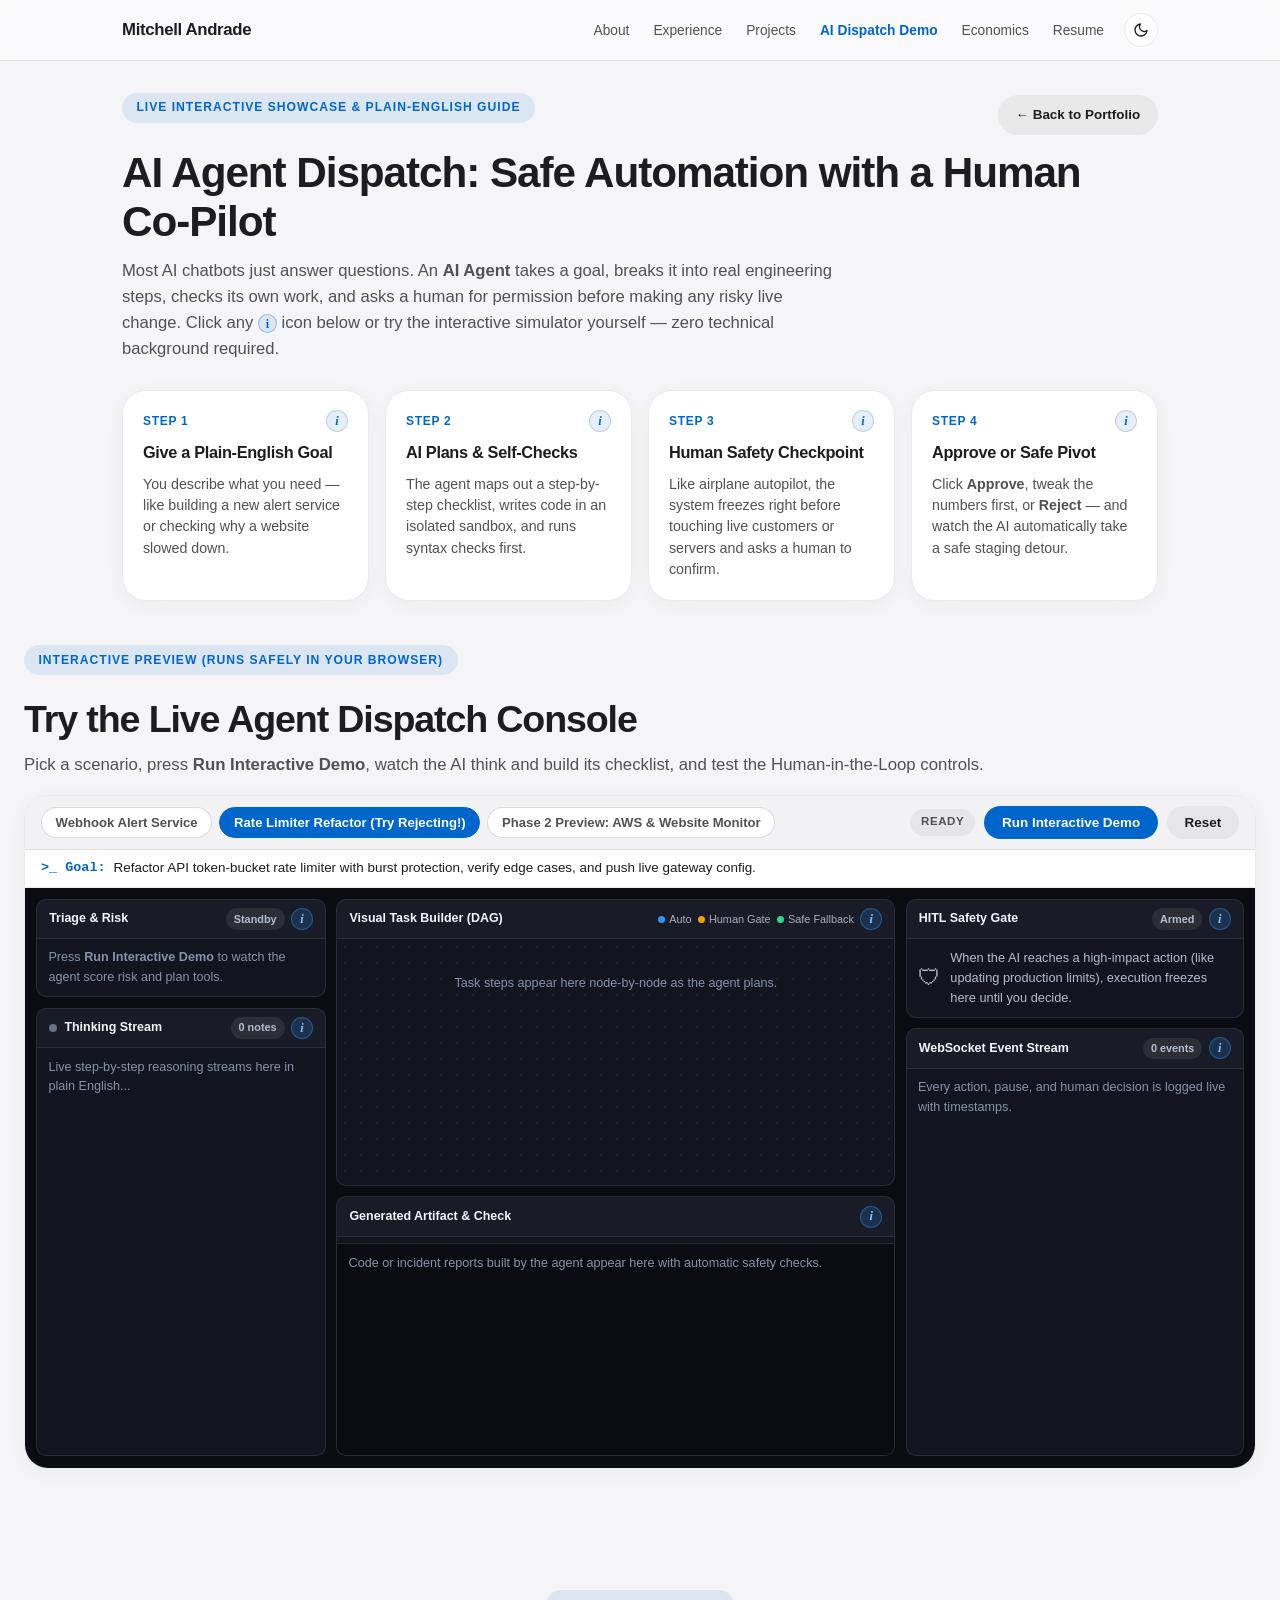
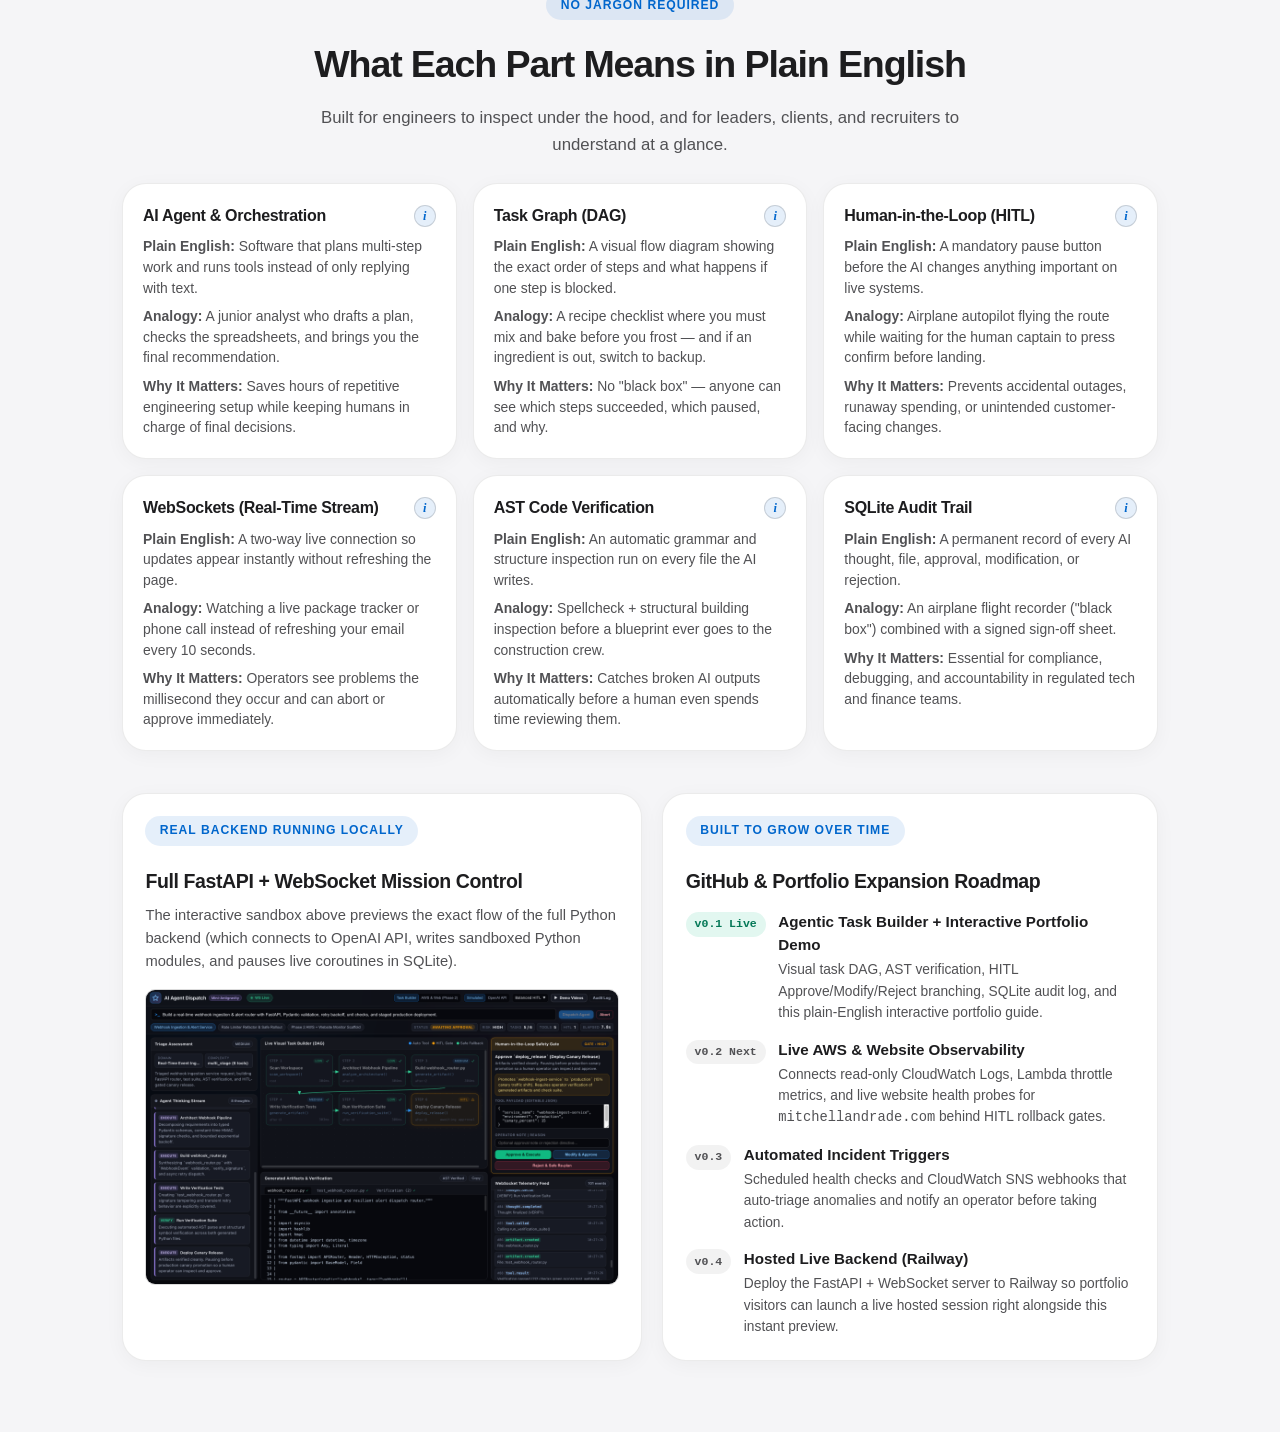
<file: dispatch.html>
<!DOCTYPE html>
<html lang="en">

<head>
    <meta charset="UTF-8">
    <meta name="viewport" content="width=device-width, initial-scale=1.0">
    <title>AI Agent Dispatch &amp; Plain-English Guide | Mitchell Andrade</title>
    <meta name="description" content="Interactive portfolio walkthrough and plain-English guide for Mitchell Andrade's AI Agent Dispatch Prototype with Human-in-the-Loop safety gates.">
    <link rel="icon" type="image/png" sizes="32x32" href="https://mitchellandrade.com/apple-touch-icon.png?v=2">
    <link rel="apple-touch-icon" sizes="180x180" href="https://mitchellandrade.com/apple-touch-icon.png?v=2">
    <link rel="stylesheet" href="style.css?v=3">
    <link rel="stylesheet" href="dispatch.css?v=3">

    <script>
        (function () {
            try {
                const saved = localStorage.getItem('ma-theme');
                const prefersDark = window.matchMedia && window.matchMedia('(prefers-color-scheme: dark)').matches;
                if (saved === 'dark' || (!saved && prefersDark)) {
                    document.documentElement.setAttribute('data-theme', 'dark');
                }
            } catch (e) {}
        })();
    </script>
</head>

<body>
    <!-- Glassmorphic Navigation -->
    <header class="glass-nav">
        <nav class="container" aria-label="Primary Navigation">
            <a href="index.html#about" class="logo">Mitchell Andrade</a>
            <div class="nav-right">
                <ul class="nav-links">
                    <li><a href="index.html#about">About</a></li>
                    <li><a href="index.html#experience">Experience</a></li>
                    <li><a href="index.html#projects">Projects</a></li>
                    <li><a href="dispatch.html" class="active">AI Dispatch Demo</a></li>
                    <li><a href="index.html#economics">Economics</a></li>
                    <li><a href="resume.html">Resume</a></li>
                </ul>
                <button id="theme-toggle" class="theme-toggle" type="button" aria-label="Toggle dark mode" title="Toggle Light / Dark Mode">
                    <svg class="icon-moon" width="16" height="16" viewBox="0 0 24 24" fill="none" stroke="currentColor" stroke-width="2" stroke-linecap="round" stroke-linejoin="round" aria-hidden="true">
                        <path d="M21 12.79A9 9 0 1 1 11.21 3 7 7 0 0 0 21 12.79z"></path>
                    </svg>
                    <svg class="icon-sun" width="16" height="16" viewBox="0 0 24 24" fill="none" stroke="currentColor" stroke-width="2" stroke-linecap="round" stroke-linejoin="round" aria-hidden="true">
                        <circle cx="12" cy="12" r="5"></circle>
                        <line x1="12" y1="1" x2="12" y2="3"></line>
                        <line x1="12" y1="21" x2="12" y2="23"></line>
                        <line x1="4.22" y1="4.22" x2="5.64" y2="5.64"></line>
                        <line x1="18.36" y1="18.36" x2="19.78" y2="19.78"></line>
                        <line x1="1" y1="12" x2="3" y2="12"></line>
                        <line x1="21" y1="12" x2="23" y2="12"></line>
                        <line x1="4.22" y1="19.78" x2="5.64" y2="18.36"></line>
                        <line x1="18.36" y1="5.64" x2="19.78" y2="4.22"></line>
                    </svg>
                </button>
            </div>
        </nav>
    </header>

    <main class="dispatch-main">
        <!-- Section 1: Hero & 4-Step Plain-English Overview -->
        <section class="container dispatch-hero">
            <div class="dispatch-hero-top">
                <span class="section-eyebrow">Live Interactive Showcase &amp; Plain-English Guide</span>
                <div class="dispatch-hero-links">
                    <a href="index.html#project-dispatch" class="btn btn-ghost btn-sm">&larr; Back to Portfolio</a>
                </div>
            </div>

            <h1>AI Agent Dispatch: Safe Automation with a Human Co-Pilot</h1>
            <p class="dispatch-lead">
                Most AI chatbots just answer questions. An <strong>AI Agent</strong> takes a goal, breaks it into real engineering steps, checks its own work, and asks a human for permission before making any risky live change. Click any <span class="inline-info-hint" aria-hidden="true">i</span> icon below or try the interactive simulator yourself &mdash; zero technical background required.
            </p>

            <div class="story-grid">
                <article class="card story-card">
                    <div class="story-card-head">
                        <span class="story-step">Step 1</span>
                        <button type="button" class="info-btn" data-info-key="step_goal" aria-label="Learn more about giving a goal">i</button>
                    </div>
                    <h3>Give a Plain-English Goal</h3>
                    <p>You describe what you need &mdash; like building a new alert service or checking why a website slowed down.</p>
                </article>

                <article class="card story-card">
                    <div class="story-card-head">
                        <span class="story-step">Step 2</span>
                        <button type="button" class="info-btn" data-info-key="step_plan" aria-label="Learn more about planning and self-checks">i</button>
                    </div>
                    <h3>AI Plans &amp; Self-Checks</h3>
                    <p>The agent maps out a step-by-step checklist, writes code in an isolated sandbox, and runs syntax checks first.</p>
                </article>

                <article class="card story-card">
                    <div class="story-card-head">
                        <span class="story-step">Step 3</span>
                        <button type="button" class="info-btn" data-info-key="step_gate" aria-label="Learn more about the human safety gate">i</button>
                    </div>
                    <h3>Human Safety Checkpoint</h3>
                    <p>Like airplane autopilot, the system freezes right before touching live customers or servers and asks a human to confirm.</p>
                </article>

                <article class="card story-card">
                    <div class="story-card-head">
                        <span class="story-step">Step 4</span>
                        <button type="button" class="info-btn" data-info-key="step_pivot" aria-label="Learn more about approving or safe pivoting">i</button>
                    </div>
                    <h3>Approve or Safe Pivot</h3>
                    <p>Click <strong>Approve</strong>, tweak the numbers first, or <strong>Reject</strong> &mdash; and watch the AI automatically take a safe staging detour.</p>
                </article>
            </div>
        </section>

        <!-- Section 2: Interactive Browser Sandbox -->
        <section id="interactive-sandbox" class="container dispatch-section dispatch-wide">
            <div class="section-header-row">
                <div>
                    <span class="section-eyebrow">Interactive Preview (Runs Safely in Your Browser)</span>
                    <h2 class="section-title" style="margin-bottom: 0.25rem;">Try the Live Agent Dispatch Console</h2>
                    <p class="section-subtitle">Pick a scenario, press <strong>Run Interactive Demo</strong>, watch the AI think and build its checklist, and test the Human-in-the-Loop controls.</p>
                </div>
            </div>

            <div class="card sandbox-shell">
                <!-- Controls Toolbar -->
                <div class="sandbox-toolbar">
                    <div class="scenario-picker" role="tablist" aria-label="Interactive Scenarios">
                        <button type="button" class="sc-pill" data-scenario="webhook">
                            Webhook Alert Service
                        </button>
                        <button type="button" class="sc-pill active" data-scenario="ratelimiter">
                            Rate Limiter Refactor (Try Rejecting!)
                        </button>
                        <button type="button" class="sc-pill" data-scenario="aws">
                            Phase 2 Preview: AWS &amp; Website Monitor
                        </button>
                    </div>

                    <div class="sandbox-actions">
                        <span id="demo-status-pill" class="demo-status status-ready">READY</span>
                        <button type="button" id="btn-run-demo" class="btn btn-primary btn-sm">Run Interactive Demo</button>
                        <button type="button" id="btn-reset-demo" class="btn btn-ghost btn-sm">Reset</button>
                    </div>
                </div>

                <!-- Goal Strip -->
                <div class="sandbox-goal-bar">
                    <span class="goal-prefix">&gt;_ Goal:</span>
                    <span id="demo-goal-text" class="goal-text"></span>
                </div>

                <!-- Dark Studio Console Grid -->
                <div id="sim-console" class="sim-console">
                    <!-- Left Column: Triage + Live Thinking -->
                    <div class="console-col console-left">
                        <div class="console-box">
                            <div class="console-box-head">
                                <span class="console-title">Triage &amp; Risk</span>
                                <div class="console-head-right">
                                    <span id="demo-triage-badge" class="console-tag">Standby</span>
                                    <button type="button" class="info-btn info-btn-dark" data-info-key="panel_triage" aria-label="What is Triage Assessment?">i</button>
                                </div>
                            </div>
                            <div id="demo-triage-body" class="console-box-body console-muted">
                                Press <strong>Run Interactive Demo</strong> to watch the agent score risk and plan tools.
                            </div>
                        </div>

                        <div class="console-box console-grow">
                            <div class="console-box-head">
                                <span class="console-title">
                                    <span id="demo-think-dot" class="pulse-dot"></span>
                                    Thinking Stream
                                </span>
                                <div class="console-head-right">
                                    <span id="demo-thought-count" class="console-tag">0 notes</span>
                                    <button type="button" class="info-btn info-btn-dark" data-info-key="panel_thinking" aria-label="What is the Agent Thinking Stream?">i</button>
                                </div>
                            </div>
                            <div id="demo-thoughts-feed" class="console-scroll thoughts-list">
                                <div class="console-muted">Live step-by-step reasoning streams here in plain English...</div>
                            </div>
                        </div>
                    </div>

                    <!-- Center Column: Visual Task DAG + Generated Artifact -->
                    <div class="console-col console-center">
                        <div class="console-box">
                            <div class="console-box-head">
                                <span class="console-title">Visual Task Builder (DAG)</span>
                                <div class="console-head-right">
                                    <span class="dag-legend-pill"><i class="dot dot-blue"></i> Auto</span>
                                    <span class="dag-legend-pill"><i class="dot dot-amber"></i> Human Gate</span>
                                    <span class="dag-legend-pill"><i class="dot dot-green"></i> Safe Fallback</span>
                                    <button type="button" class="info-btn info-btn-dark" data-info-key="panel_dag" aria-label="What is the Visual Task Builder DAG?">i</button>
                                </div>
                            </div>
                            <div id="demo-dag-stage" class="dag-stage">
                                <svg id="demo-dag-svg" class="demo-dag-svg" aria-hidden="true"></svg>
                                <div id="demo-dag-grid" class="demo-dag-grid">
                                    <div class="console-muted" style="grid-column: 1 / -1; text-align: center; padding: 1.5rem;">
                                        Task steps appear here node-by-node as the agent plans.
                                    </div>
                                </div>
                            </div>
                        </div>

                        <div class="console-box console-grow">
                            <div class="console-box-head">
                                <span class="console-title">Generated Artifact &amp; Check</span>
                                <div class="console-head-right">
                                    <span id="demo-verified-badge" class="console-tag tag-green hidden">AST Verified &#10003;</span>
                                    <button type="button" class="info-btn info-btn-dark" data-info-key="panel_artifact" aria-label="What is AST Verification and Generated Artifact?">i</button>
                                </div>
                            </div>
                            <div id="demo-artifact-tabs" class="artifact-tab-bar"></div>
                            <div id="demo-artifact-body" class="console-scroll artifact-code-wrap">
                                <div class="console-muted">Code or incident reports built by the agent appear here with automatic safety checks.</div>
                            </div>
                        </div>
                    </div>

                    <!-- Right Column: Human-in-the-Loop Gate + WebSocket Feed -->
                    <div class="console-col console-right">
                        <div id="demo-hitl-box" class="console-box hitl-box">
                            <div class="console-box-head">
                                <span class="console-title">HITL Safety Gate</span>
                                <div class="console-head-right">
                                    <span id="demo-hitl-badge" class="console-tag">Armed</span>
                                    <button type="button" class="info-btn info-btn-dark" data-info-key="panel_hitl" aria-label="What is a Human-in-the-Loop Safety Gate?">i</button>
                                </div>
                            </div>
                            <div id="demo-hitl-body" class="console-box-body">
                                <div class="hitl-standby">
                                    <span class="hitl-shield" aria-hidden="true">&#128737;</span>
                                    <p>When the AI reaches a high-impact action (like updating production limits), execution freezes here until you decide.</p>
                                </div>
                            </div>
                        </div>

                        <div class="console-box console-grow">
                            <div class="console-box-head">
                                <span class="console-title">WebSocket Event Stream</span>
                                <div class="console-head-right">
                                    <span id="demo-ws-count" class="console-tag">0 events</span>
                                    <button type="button" class="info-btn info-btn-dark" data-info-key="panel_ws" aria-label="What is the WebSocket Event Stream?">i</button>
                                </div>
                            </div>
                            <div id="demo-ws-feed" class="console-scroll ws-list">
                                <div class="console-muted">Every action, pause, and human decision is logged live with timestamps.</div>
                            </div>
                        </div>
                    </div>
                </div>
            </div>
        </section>

        <!-- Section 3: Plain-English Glossary for Non-Technical Readers -->
        <section class="container dispatch-section">
            <div class="section-header" style="margin-bottom: 1.5rem;">
                <span class="section-eyebrow">No Jargon Required</span>
                <h2 class="section-title">What Each Part Means in Plain English</h2>
                <p class="section-subtitle">Built for engineers to inspect under the hood, and for leaders, clients, and recruiters to understand at a glance.</p>
            </div>

            <div class="glossary-grid">
                <article class="card glossary-card">
                    <div class="glossary-head">
                        <h3>AI Agent &amp; Orchestration</h3>
                        <button type="button" class="info-btn" data-info-key="glossary_agent" aria-label="More details on AI Agents">i</button>
                    </div>
                    <p class="glossary-plain"><strong>Plain English:</strong> Software that plans multi-step work and runs tools instead of only replying with text.</p>
                    <p class="glossary-analogy"><strong>Analogy:</strong> A junior analyst who drafts a plan, checks the spreadsheets, and brings you the final recommendation.</p>
                    <p class="glossary-biz"><strong>Why It Matters:</strong> Saves hours of repetitive engineering setup while keeping humans in charge of final decisions.</p>
                </article>

                <article class="card glossary-card">
                    <div class="glossary-head">
                        <h3>Task Graph (DAG)</h3>
                        <button type="button" class="info-btn" data-info-key="panel_dag" aria-label="More details on Task Graphs">i</button>
                    </div>
                    <p class="glossary-plain"><strong>Plain English:</strong> A visual flow diagram showing the exact order of steps and what happens if one step is blocked.</p>
                    <p class="glossary-analogy"><strong>Analogy:</strong> A recipe checklist where you must mix and bake before you frost &mdash; and if an ingredient is out, switch to backup.</p>
                    <p class="glossary-biz"><strong>Why It Matters:</strong> No "black box" &mdash; anyone can see which steps succeeded, which paused, and why.</p>
                </article>

                <article class="card glossary-card">
                    <div class="glossary-head">
                        <h3>Human-in-the-Loop (HITL)</h3>
                        <button type="button" class="info-btn" data-info-key="panel_hitl" aria-label="More details on Human-in-the-Loop">i</button>
                    </div>
                    <p class="glossary-plain"><strong>Plain English:</strong> A mandatory pause button before the AI changes anything important on live systems.</p>
                    <p class="glossary-analogy"><strong>Analogy:</strong> Airplane autopilot flying the route while waiting for the human captain to press confirm before landing.</p>
                    <p class="glossary-biz"><strong>Why It Matters:</strong> Prevents accidental outages, runaway spending, or unintended customer-facing changes.</p>
                </article>

                <article class="card glossary-card">
                    <div class="glossary-head">
                        <h3>WebSockets (Real-Time Stream)</h3>
                        <button type="button" class="info-btn" data-info-key="panel_ws" aria-label="More details on WebSockets">i</button>
                    </div>
                    <p class="glossary-plain"><strong>Plain English:</strong> A two-way live connection so updates appear instantly without refreshing the page.</p>
                    <p class="glossary-analogy"><strong>Analogy:</strong> Watching a live package tracker or phone call instead of refreshing your email every 10 seconds.</p>
                    <p class="glossary-biz"><strong>Why It Matters:</strong> Operators see problems the millisecond they occur and can abort or approve immediately.</p>
                </article>

                <article class="card glossary-card">
                    <div class="glossary-head">
                        <h3>AST Code Verification</h3>
                        <button type="button" class="info-btn" data-info-key="panel_artifact" aria-label="More details on AST Code Verification">i</button>
                    </div>
                    <p class="glossary-plain"><strong>Plain English:</strong> An automatic grammar and structure inspection run on every file the AI writes.</p>
                    <p class="glossary-analogy"><strong>Analogy:</strong> Spellcheck + structural building inspection before a blueprint ever goes to the construction crew.</p>
                    <p class="glossary-biz"><strong>Why It Matters:</strong> Catches broken AI outputs automatically before a human even spends time reviewing them.</p>
                </article>

                <article class="card glossary-card">
                    <div class="glossary-head">
                        <h3>SQLite Audit Trail</h3>
                        <button type="button" class="info-btn" data-info-key="glossary_audit" aria-label="More details on SQLite Audit Trail">i</button>
                    </div>
                    <p class="glossary-plain"><strong>Plain English:</strong> A permanent record of every AI thought, file, approval, modification, or rejection.</p>
                    <p class="glossary-analogy"><strong>Analogy:</strong> An airplane flight recorder ("black box") combined with a signed sign-off sheet.</p>
                    <p class="glossary-biz"><strong>Why It Matters:</strong> Essential for compliance, debugging, and accountability in regulated tech and finance teams.</p>
                </article>
            </div>
        </section>

        <!-- Section 4: Full-Stack App Screenshot & Open-Source Expansion Roadmap -->
        <section class="container dispatch-section">
            <div class="roadmap-split">
                <div class="card screenshot-showcase-card">
                    <span class="section-eyebrow">Real Backend Running Locally</span>
                    <h3>Full FastAPI + WebSocket Mission Control</h3>
                    <p style="color: var(--text-secondary); font-size: 0.92rem; margin-bottom: 1rem;">
                        The interactive sandbox above previews the exact flow of the full Python backend (which connects to OpenAI API, writes sandboxed Python modules, and pauses live coroutines in SQLite).
                    </p>
                    <a href="assets/images/dispatch/mission-control-hitl.png" target="_blank" rel="noopener noreferrer" class="shot-preview-link">
                        <img src="assets/images/dispatch/mission-control-hitl.png" alt="Full FastAPI and WebSocket Mission Control app paused at HITL checkpoint" loading="lazy">
                    </a>
                </div>

                <div class="card roadmap-card">
                    <span class="section-eyebrow">Built to Grow Over Time</span>
                    <h3>GitHub &amp; Portfolio Expansion Roadmap</h3>
                    <div class="roadmap-list">
                        <div class="roadmap-item">
                            <span class="roadmap-ver ver-done">v0.1 Live</span>
                            <div>
                                <h4>Agentic Task Builder + Interactive Portfolio Demo</h4>
                                <p>Visual task DAG, AST verification, HITL Approve/Modify/Reject branching, SQLite audit log, and this plain-English interactive portfolio guide.</p>
                            </div>
                        </div>
                        <div class="roadmap-item">
                            <span class="roadmap-ver">v0.2 Next</span>
                            <div>
                                <h4>Live AWS &amp; Website Observability</h4>
                                <p>Connects read-only CloudWatch Logs, Lambda throttle metrics, and live website health probes for <code>mitchellandrade.com</code> behind HITL rollback gates.</p>
                            </div>
                        </div>
                        <div class="roadmap-item">
                            <span class="roadmap-ver">v0.3</span>
                            <div>
                                <h4>Automated Incident Triggers</h4>
                                <p>Scheduled health checks and CloudWatch SNS webhooks that auto-triage anomalies and notify an operator before taking action.</p>
                            </div>
                        </div>
                        <div class="roadmap-item">
                            <span class="roadmap-ver">v0.4</span>
                            <div>
                                <h4>Hosted Live Backend (Railway)</h4>
                                <p>Deploy the FastAPI + WebSocket server to Railway so portfolio visitors can launch a live hosted session right alongside this instant preview.</p>
                            </div>
                        </div>
                    </div>
                </div>
            </div>
        </section>
    </main>

    <!-- Accessible Floating Info Popover -->
    <div id="info-popover" class="info-popover hidden" role="dialog" aria-live="polite">
        <div class="info-popover-head">
            <strong id="info-popover-title">Info</strong>
            <button type="button" id="info-popover-close" class="info-popover-close" aria-label="Close explanation">&times;</button>
        </div>
        <p id="info-popover-plain" class="info-popover-plain"></p>
        <p id="info-popover-why" class="info-popover-why"></p>
    </div>

    <script src="dispatch-demo.js?v=1"></script>
</body>

</html>
</file>
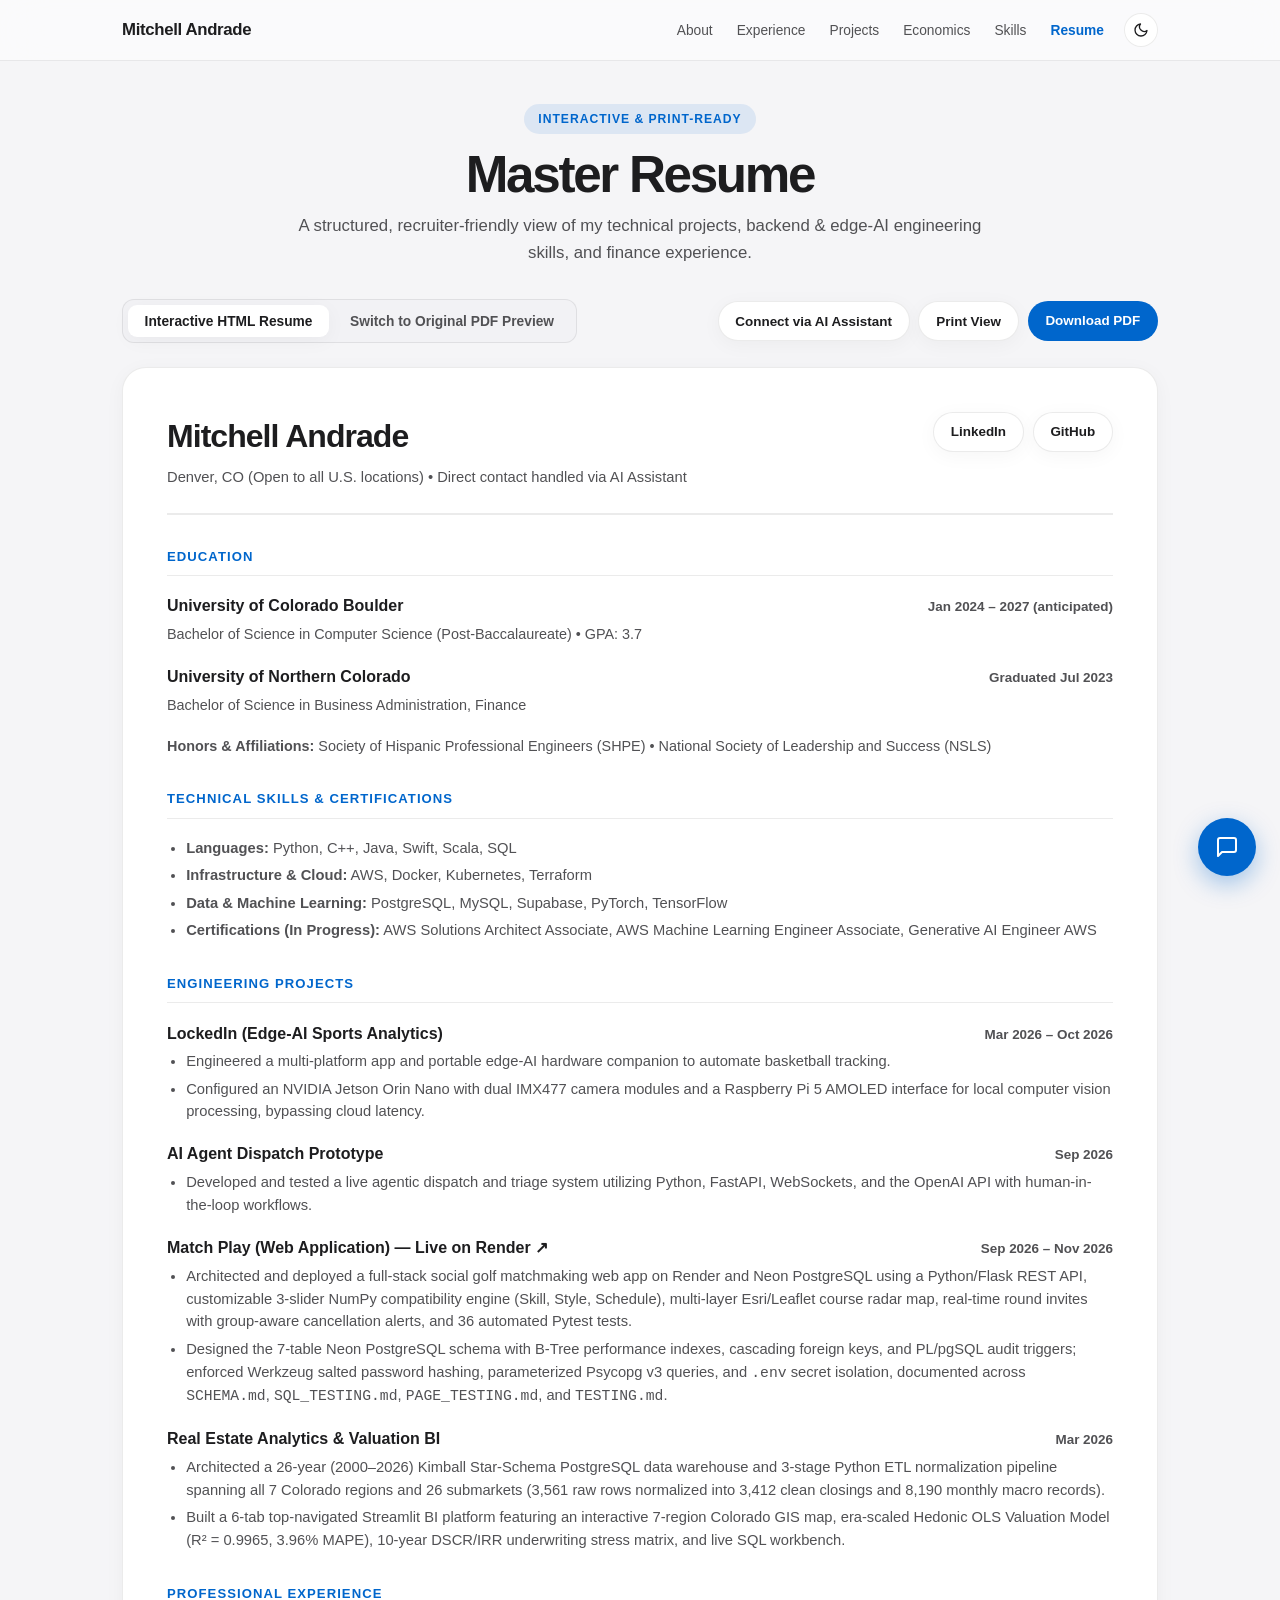
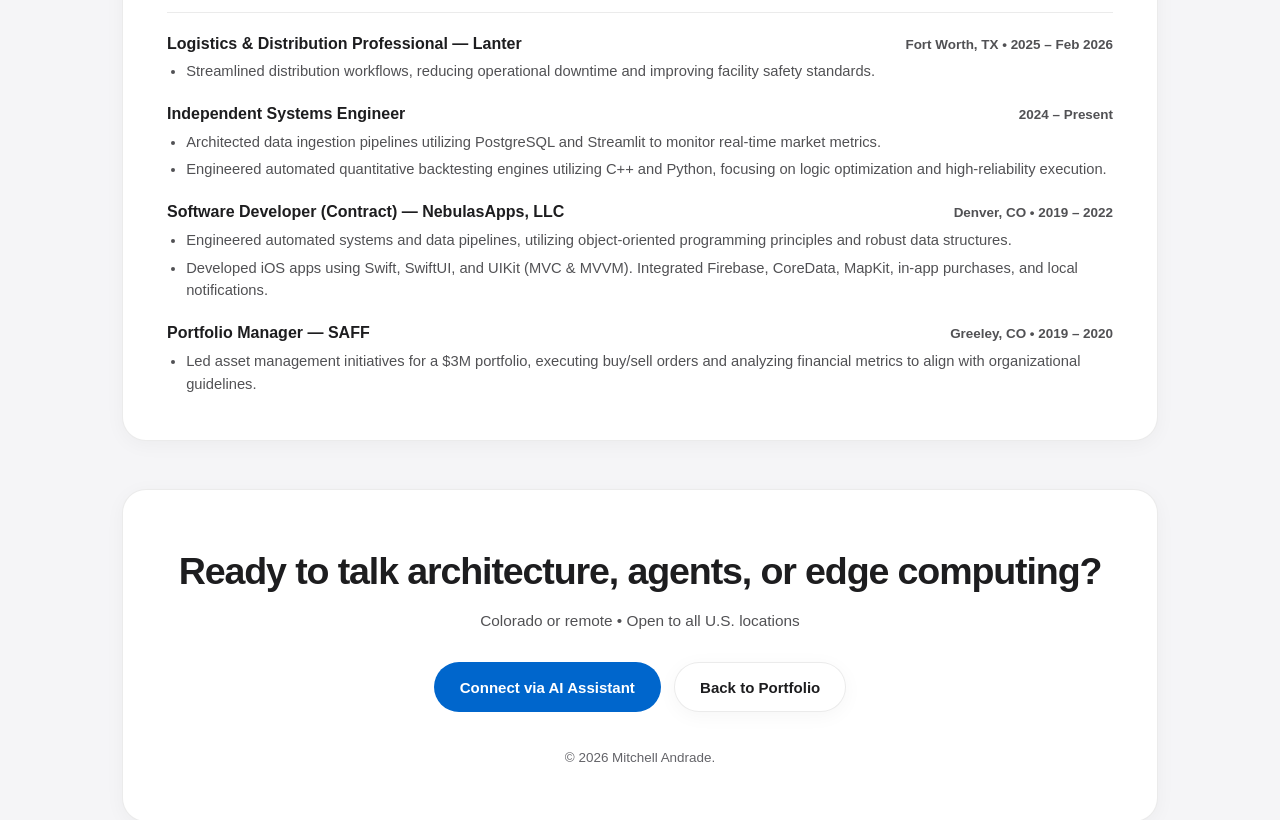
<file: resume.html>
<!DOCTYPE html>
<html lang="en">

<head>
    <meta charset="UTF-8">
    <meta name="viewport" content="width=device-width, initial-scale=1.0">
    <title>Mitchell Andrade | Master Resume</title>
    <meta name="description" content="Master Resume of Mitchell Andrade — Software Engineer (Backend, Edge-AI, Cloud) &amp; Finance.">
    <link rel="icon" type="image/png" sizes="32x32" href="https://mitchellandrade.com/apple-touch-icon.png?v=2">
    <link rel="icon" type="image/png" sizes="192x192" href="https://mitchellandrade.com/apple-touch-icon.png?v=2">
    <link rel="apple-touch-icon" sizes="180x180" href="https://mitchellandrade.com/apple-touch-icon.png?v=2">
    <link rel="apple-touch-icon-precomposed" sizes="180x180" href="https://mitchellandrade.com/apple-touch-icon.png?v=2">
    <link rel="stylesheet" href="style.css?v=3">

    <script>
        (function () {
            try {
                const saved = localStorage.getItem('ma-theme');
                const prefersDark = window.matchMedia && window.matchMedia('(prefers-color-scheme: dark)').matches;
                if (saved === 'dark' || (!saved && prefersDark)) {
                    document.documentElement.setAttribute('data-theme', 'dark');
                }
            } catch (e) {}
        })();
    </script>
</head>

<body>
    <!-- Glassmorphic Navigation -->
    <header class="glass-nav">
        <nav class="container" aria-label="Primary Navigation">
            <a href="index.html#about" class="logo">Mitchell Andrade</a>
            <div class="nav-right">
                <ul class="nav-links">
                    <li><a href="index.html#about">About</a></li>
                    <li><a href="index.html#experience">Experience</a></li>
                    <li><a href="index.html#projects">Projects</a></li>
                    <li><a href="index.html#economics">Economics</a></li>
                    <li><a href="index.html#skills">Skills</a></li>
                    <li><a href="resume.html" class="active">Resume</a></li>
                </ul>
                <button id="theme-toggle" class="theme-toggle" type="button" aria-label="Toggle dark mode" title="Toggle Light / Dark Mode">
                    <svg class="icon-moon" width="16" height="16" viewBox="0 0 24 24" fill="none" stroke="currentColor" stroke-width="2" stroke-linecap="round" stroke-linejoin="round" aria-hidden="true">
                        <path d="M21 12.79A9 9 0 1 1 11.21 3 7 7 0 0 0 21 12.79z"></path>
                    </svg>
                    <svg class="icon-sun" width="16" height="16" viewBox="0 0 24 24" fill="none" stroke="currentColor" stroke-width="2" stroke-linecap="round" stroke-linejoin="round" aria-hidden="true">
                        <circle cx="12" cy="12" r="5"></circle>
                        <line x1="12" y1="1" x2="12" y2="3"></line>
                        <line x1="12" y1="21" x2="12" y2="23"></line>
                        <line x1="4.22" y1="4.22" x2="5.64" y2="5.64"></line>
                        <line x1="18.36" y1="18.36" x2="19.78" y2="19.78"></line>
                        <line x1="1" y1="12" x2="3" y2="12"></line>
                        <line x1="21" y1="12" x2="23" y2="12"></line>
                        <line x1="4.22" y1="19.78" x2="5.64" y2="18.36"></line>
                        <line x1="18.36" y1="5.64" x2="19.78" y2="4.22"></line>
                    </svg>
                </button>
            </div>
        </nav>
    </header>

    <main class="resume-main">
        <section class="container">
            <div class="resume-hero">
                <span class="section-eyebrow">Interactive &amp; Print-Ready</span>
                <h1>Master Resume</h1>
                <p class="section-subtitle">
                    A structured, recruiter-friendly view of my technical projects, backend &amp; edge-AI engineering skills, and finance experience.
                </p>
            </div>

            <div class="resume-mode-bar">
                <div class="sim-tabs" style="margin-bottom: 0;" role="tablist" aria-label="Resume View Mode">
                    <button type="button" id="btn-mode-html" class="sim-tab-btn active" role="tab" aria-selected="true">
                        Interactive HTML Resume
                    </button>
                    <button type="button" id="btn-mode-pdf" class="sim-tab-btn" role="tab" aria-selected="false">
                        Switch to Original PDF Preview
                    </button>
                </div>

                <div class="project-quick-links">
                    <button type="button" class="btn btn-secondary btn-sm js-contact-assistant" data-contact-prompt="I'd like to schedule a meeting or consultation with Mitch.">Connect via AI Assistant</button>
                    <button type="button" id="print-resume-btn" class="btn btn-secondary btn-sm">Print View</button>
                    <a href="assets/resume.pdf" download="Mitchell_Andrade_Resume.pdf" class="btn btn-primary btn-sm">Download PDF</a>
                </div>
            </div>

            <!-- Interactive HTML Resume (Default) -->
            <article id="resume-html-view" class="card resume-sheet">
                <div class="resume-doc-header">
                    <div>
                        <h2 class="resume-doc-name">Mitchell Andrade</h2>
                        <p class="resume-doc-contact">
                            Denver, CO (Open to all U.S. locations) &bull; Direct contact handled via AI Assistant
                        </p>
                    </div>
                    <div class="badge-group">
                        <a href="https://www.linkedin.com/in/mitchandrade/" target="_blank" rel="noopener noreferrer" class="btn btn-secondary btn-sm">LinkedIn</a>
                        <a href="https://github.com/mitchandrade8" target="_blank" rel="noopener noreferrer" class="btn btn-secondary btn-sm">GitHub</a>
                    </div>
                </div>

                <div class="resume-block">
                    <h3 class="resume-block-title">Education</h3>
                    <div class="resume-entry">
                        <div class="resume-entry-top">
                            <span class="resume-entry-title">University of Colorado Boulder</span>
                            <span class="resume-entry-date">Jan 2024 &ndash; 2027 (anticipated)</span>
                        </div>
                        <div class="resume-entry-sub">Bachelor of Science in Computer Science (Post-Baccalaureate) &bull; GPA: 3.7</div>
                    </div>
                    <div class="resume-entry">
                        <div class="resume-entry-top">
                            <span class="resume-entry-title">University of Northern Colorado</span>
                            <span class="resume-entry-date">Graduated Jul 2023</span>
                        </div>
                        <div class="resume-entry-sub">Bachelor of Science in Business Administration, Finance</div>
                    </div>
                    <div class="resume-entry">
                        <div class="resume-entry-sub"><strong>Honors &amp; Affiliations:</strong> Society of Hispanic Professional Engineers (SHPE) &bull; National Society of Leadership and Success (NSLS)</div>
                    </div>
                </div>

                <div class="resume-block">
                    <h3 class="resume-block-title">Technical Skills &amp; Certifications</h3>
                    <div class="resume-entry">
                        <ul>
                            <li><strong>Languages:</strong> Python, C++, Java, Swift, Scala, SQL</li>
                            <li><strong>Infrastructure &amp; Cloud:</strong> AWS, Docker, Kubernetes, Terraform</li>
                            <li><strong>Data &amp; Machine Learning:</strong> PostgreSQL, MySQL, Supabase, PyTorch, TensorFlow</li>
                            <li><strong>Certifications (In Progress):</strong> AWS Solutions Architect Associate, AWS Machine Learning Engineer Associate, Generative AI Engineer AWS</li>
                        </ul>
                    </div>
                </div>

                <div class="resume-block">
                    <h3 class="resume-block-title">Engineering Projects</h3>

                    <div class="resume-entry">
                        <div class="resume-entry-top">
                            <span class="resume-entry-title">LockedIn (Edge-AI Sports Analytics)</span>
                            <span class="resume-entry-date">Mar 2026 &ndash; Oct 2026</span>
                        </div>
                        <ul>
                            <li>Engineered a multi-platform app and portable edge-AI hardware companion to automate basketball tracking.</li>
                            <li>Configured an NVIDIA Jetson Orin Nano with dual IMX477 camera modules and a Raspberry Pi 5 AMOLED interface for local computer vision processing, bypassing cloud latency.</li>
                        </ul>
                    </div>

                    <div class="resume-entry">
                        <div class="resume-entry-top">
                            <span class="resume-entry-title">AI Agent Dispatch Prototype</span>
                            <span class="resume-entry-date">Sep 2026</span>
                        </div>
                        <ul>
                            <li>Developed and tested a live agentic dispatch and triage system utilizing Python, FastAPI, WebSockets, and the OpenAI API with human-in-the-loop workflows.</li>
                        </ul>
                    </div>

                    <div class="resume-entry">
                        <div class="resume-entry-top">
                            <span class="resume-entry-title">Match Play (Web Application) &mdash; <a href="https://cspb3308-team-4.onrender.com/" target="_blank" rel="noopener noreferrer" style="color: var(--accent-primary); text-decoration: none;">Live on Render &nearr;</a></span>
                            <span class="resume-entry-date">Sep 2026 &ndash; Nov 2026</span>
                        </div>
                        <ul>
                            <li>Architected and deployed a full-stack social golf matchmaking web app on Render and Neon PostgreSQL using a Python/Flask REST API, customizable 3-slider NumPy compatibility engine (Skill, Style, Schedule), multi-layer Esri/Leaflet course radar map, real-time round invites with group-aware cancellation alerts, and 36 automated Pytest tests.</li>
                            <li>Designed the 7-table Neon PostgreSQL schema with B-Tree performance indexes, cascading foreign keys, and PL/pgSQL audit triggers; enforced Werkzeug salted password hashing, parameterized Psycopg v3 queries, and <code>.env</code> secret isolation, documented across <code>SCHEMA.md</code>, <code>SQL_TESTING.md</code>, <code>PAGE_TESTING.md</code>, and <code>TESTING.md</code>.</li>
                        </ul>
                    </div>

                    <div class="resume-entry">
                        <div class="resume-entry-top">
                            <span class="resume-entry-title">Real Estate Analytics &amp; Valuation BI</span>
                            <span class="resume-entry-date">Mar 2026</span>
                        </div>
                        <ul>
                            <li>Architected a 26-year (2000&ndash;2026) Kimball Star-Schema PostgreSQL data warehouse and 3-stage Python ETL normalization pipeline spanning all 7 Colorado regions and 26 submarkets (3,561 raw rows normalized into 3,412 clean closings and 8,190 monthly macro records).</li>
                            <li>Built a 6-tab top-navigated Streamlit BI platform featuring an interactive 7-region Colorado GIS map, era-scaled Hedonic OLS Valuation Model (R&sup2; = 0.9965, 3.96% MAPE), 10-year DSCR/IRR underwriting stress matrix, and live SQL workbench.</li>
                        </ul>
                    </div>
                </div>

                <div class="resume-block">
                    <h3 class="resume-block-title">Professional Experience</h3>

                    <div class="resume-entry">
                        <div class="resume-entry-top">
                            <span class="resume-entry-title">Logistics &amp; Distribution Professional &mdash; Lanter</span>
                            <span class="resume-entry-date">Fort Worth, TX &bull; 2025 &ndash; Feb 2026</span>
                        </div>
                        <ul>
                            <li>Streamlined distribution workflows, reducing operational downtime and improving facility safety standards.</li>
                        </ul>
                    </div>

                    <div class="resume-entry">
                        <div class="resume-entry-top">
                            <span class="resume-entry-title">Independent Systems Engineer</span>
                            <span class="resume-entry-date">2024 &ndash; Present</span>
                        </div>
                        <ul>
                            <li>Architected data ingestion pipelines utilizing PostgreSQL and Streamlit to monitor real-time market metrics.</li>
                            <li>Engineered automated quantitative backtesting engines utilizing C++ and Python, focusing on logic optimization and high-reliability execution.</li>
                        </ul>
                    </div>

                    <div class="resume-entry">
                        <div class="resume-entry-top">
                            <span class="resume-entry-title">Software Developer (Contract) &mdash; NebulasApps, LLC</span>
                            <span class="resume-entry-date">Denver, CO &bull; 2019 &ndash; 2022</span>
                        </div>
                        <ul>
                            <li>Engineered automated systems and data pipelines, utilizing object-oriented programming principles and robust data structures.</li>
                            <li>Developed iOS apps using Swift, SwiftUI, and UIKit (MVC &amp; MVVM). Integrated Firebase, CoreData, MapKit, in-app purchases, and local notifications.</li>
                        </ul>
                    </div>

                    <div class="resume-entry">
                        <div class="resume-entry-top">
                            <span class="resume-entry-title">Portfolio Manager &mdash; SAFF</span>
                            <span class="resume-entry-date">Greeley, CO &bull; 2019 &ndash; 2020</span>
                        </div>
                        <ul>
                            <li>Led asset management initiatives for a $3M portfolio, executing buy/sell orders and analyzing financial metrics to align with organizational guidelines.</li>
                        </ul>
                    </div>
                </div>
            </article>

            <!-- Toggleable Original PDF Embed -->
            <div id="resume-pdf-view" class="card pdf-viewer-card">
                <object data="assets/resume.pdf" type="application/pdf" class="pdf-embed">
                    <div class="pdf-fallback">
                        <h3>PDF Preview Unavailable in This Browser</h3>
                        <p class="section-subtitle" style="margin: 0.75rem 0 1.5rem 0;">
                            You can open or download the original PDF resume directly below.
                        </p>
                        <a href="assets/resume.pdf" download="Mitchell_Andrade_Resume.pdf" class="btn btn-primary">Download Mitchell_Andrade_Resume.pdf</a>
                    </div>
                </object>
            </div>
        </section>
    </main>

    <footer class="container">
        <div class="card footer-content">
            <h2>Ready to talk architecture, agents, or edge computing?</h2>
            <p class="footer-detail">Colorado or remote &bull; Open to all U.S. locations</p>
            <div class="footer-actions">
                <button type="button" class="btn btn-primary js-contact-assistant" data-contact-prompt="I'd like to schedule a meeting or consultation with Mitch.">Connect via AI Assistant</button>
                <a href="index.html" class="btn btn-secondary">Back to Portfolio</a>
            </div>
            <p class="copyright">&copy; 2026 Mitchell Andrade.</p>
        </div>
    </footer>

    <!-- AI Chat Widget (Shared across pages) -->
    <div class="chat-widget-container">
        <button id="chat-widget-toggle" class="chat-widget-button" type="button" aria-label="Open Chat">
            <svg width="24" height="24" viewBox="0 0 24 24" fill="none" stroke="currentColor" stroke-width="2" stroke-linecap="round" stroke-linejoin="round" aria-hidden="true">
                <path d="M21 15a2 2 0 0 1-2 2H7l-4 4V5a2 2 0 0 1 2-2h14a2 2 0 0 1 2 2z"></path>
            </svg>
        </button>

        <div id="chat-widget-window" class="chat-window hidden" role="dialog" aria-label="Mitchell's Assistant Chat">
            <div class="chat-sheet-handle" role="button" tabindex="0" aria-label="Drag or tap to resize chat"></div>
            <div class="chat-header">
                <div class="chat-header-info">
                    <div class="chat-avatar">
                        <svg width="16" height="16" viewBox="0 0 24 24" fill="white" stroke="none" aria-hidden="true">
                            <path d="M12 2L14.5 9.5L22 12L14.5 14.5L12 22L9.5 14.5L2 12L9.5 9.5L12 2Z"></path>
                        </svg>
                    </div>
                    <div class="chat-title-wrap">
                        <span class="chat-title">Mitchell&rsquo;s Assistant</span>
                        <span id="chat-mode-badge" class="chat-subtitle">AWS Lambda &bull; Claude API</span>
                    </div>
                </div>
                <div class="chat-header-actions">
                    <button id="chat-widget-expand" class="chat-icon-btn" type="button" aria-label="Expand or minimize chat">
                        <svg id="chat-expand-icon" width="15" height="15" viewBox="0 0 24 24" fill="none" stroke="currentColor" stroke-width="2" stroke-linecap="round" stroke-linejoin="round" aria-hidden="true">
                            <polyline points="15 3 21 3 21 9"></polyline>
                            <polyline points="9 21 3 21 3 15"></polyline>
                            <line x1="21" y1="3" x2="14" y2="10"></line>
                            <line x1="3" y1="21" x2="10" y2="14"></line>
                        </svg>
                    </button>
                    <button id="chat-widget-close" class="chat-close-btn" type="button" aria-label="Close chat">&times;</button>
                </div>
            </div>

            <div id="chat-messages" class="chat-messages">
                <div class="message ai-message">
                    Hi! I can answer questions about Mitchell&rsquo;s resume, finance experience, projects, and availability&mdash;or help you schedule a meeting or consultation.
                </div>
            </div>

            <div id="chat-suggestions" class="chat-suggestions-bar">
                <button type="button" class="suggestion-pill suggestion-pill-primary" data-intake-trigger="true" data-prompt="I'd like to schedule a meeting or consultation with Mitch.">📅 Schedule a meeting / consultation</button>
                <button type="button" class="suggestion-pill" data-prompt="What has Mitchell built?">What has Mitchell built?</button>
                <button type="button" class="suggestion-pill" data-prompt="Tell me about his finance and $3M portfolio experience.">Finance &amp; $3M portfolio</button>
                <button type="button" class="suggestion-pill" data-prompt="Is he available for work?">Availability &amp; roles</button>
            </div>

            <div class="chat-input-wrapper">
                <div class="chat-input-area">
                    <input type="text" id="chat-input" maxlength="500" placeholder="Ask Mitch's assistant..." aria-label="Ask Mitch's assistant">
                    <button id="chat-send-btn" class="chat-send-btn" type="button" aria-label="Send message">
                        <svg width="16" height="16" viewBox="0 0 24 24" fill="none" stroke="currentColor" stroke-width="2.2" stroke-linecap="round" stroke-linejoin="round" aria-hidden="true">
                            <line x1="22" y1="2" x2="11" y2="13"></line>
                            <polygon points="22 2 15 22 11 13 2 9 22 2"></polygon>
                        </svg>
                    </button>
                </div>
                <div class="chat-input-meta">
                    <span>20 req/IP/day guardrail</span>
                    <span id="chat-char-count">0 / 500</span>
                </div>
            </div>
        </div>
    </div>

    <script src="script.js?v=3"></script>
</body>

</html>
</file>
<file: style.css>
/* ==========================================================================
   Mitchell Andrade Portfolio — Design System & Layout
   Apple-inspired minimal aesthetic with full Light/Dark theme support
   ========================================================================== */

:root {
    --bg-main: #f5f5f7;
    --bg-elevated: #fbfbfd;
    --card-bg: #ffffff;
    --card-muted: #f2f2f5;
    --text-primary: #1d1d1f;
    --text-secondary: #515154; /* WCAG AA >= 7:1 on #fff, >= 6.4:1 on #f5f5f7 */
    --text-tertiary: #636368;  /* WCAG AA >= 4.9:1 on #f5f5f7 */
    --accent-blue: #0066cc;
    --accent-hover: #0055b3;
    --accent-soft: rgba(0, 102, 204, 0.1);
    --border-subtle: rgba(0, 0, 0, 0.08);
    --border-strong: rgba(0, 0, 0, 0.14);
    --nav-bg: rgba(251, 251, 253, 0.78);
    --pill-bg: rgba(0, 0, 0, 0.05);
    --pill-hover: rgba(0, 0, 0, 0.09);
    --shadow-sm: 0 4px 20px rgba(0, 0, 0, 0.04);
    --shadow-md: 0 12px 32px rgba(0, 0, 0, 0.08);
    --shadow-lg: 0 20px 56px rgba(0, 0, 0, 0.16);

    /* Status & Milestone Variables */
    --live-text: #047857;
    --live-bg: rgba(16, 185, 129, 0.12);
    --live-dot: #10b981;
    --amber-text: #92400e;
    --amber-bg: rgba(245, 158, 11, 0.14);
    --amber-dot: #f59e0b;

    --milestone-bg: linear-gradient(135deg, rgba(0, 102, 204, 0.06) 0%, rgba(16, 185, 129, 0.05) 100%);
    --milestone-border: rgba(0, 102, 204, 0.24);
    --metric-chip-bg: rgba(255, 255, 255, 0.9);
    --chat-glass: rgba(255, 255, 255, 0.96);

    --font-stack: -apple-system, BlinkMacSystemFont, "SF Pro Text", "SF Pro Display", "Segoe UI", Roboto, Helvetica, Arial, sans-serif;
    --font-mono: ui-monospace, SFMono-Regular, Menlo, Monaco, Consolas, monospace;
}

[data-theme="dark"] {
    --bg-main: #000000;
    --bg-elevated: #0c0c0e;
    --card-bg: #161618;
    --card-muted: #1f1f23;
    --text-primary: #f5f5f7;
    --text-secondary: #a1a1a6; /* WCAG AA >= 7.2:1 on #161618 */
    --text-tertiary: #8e8e93;
    --accent-blue: #2997ff;
    --accent-hover: #4ea9ff;
    --accent-soft: rgba(41, 151, 255, 0.16);
    --border-subtle: rgba(255, 255, 255, 0.11);
    --border-strong: rgba(255, 255, 255, 0.2);
    --nav-bg: rgba(22, 22, 24, 0.78);
    --pill-bg: rgba(255, 255, 255, 0.08);
    --pill-hover: rgba(255, 255, 255, 0.14);
    --shadow-sm: 0 4px 20px rgba(0, 0, 0, 0.45);
    --shadow-md: 0 12px 32px rgba(0, 0, 0, 0.6);
    --shadow-lg: 0 20px 56px rgba(0, 0, 0, 0.78);

    --live-text: #34d399;
    --live-bg: rgba(16, 185, 129, 0.18);
    --live-dot: #34d399;
    --amber-text: #fbbf24;
    --amber-bg: rgba(245, 158, 11, 0.18);
    --amber-dot: #fbbf24;

    --milestone-bg: linear-gradient(135deg, rgba(41, 151, 255, 0.14) 0%, rgba(16, 185, 129, 0.1) 100%);
    --milestone-border: rgba(41, 151, 255, 0.35);
    --metric-chip-bg: rgba(31, 31, 35, 0.9);
    --chat-glass: rgba(28, 28, 30, 0.96);
}

@media (prefers-reduced-motion: no-preference) {
    html {
        scroll-behavior: smooth;
    }
}

* {
    margin: 0;
    padding: 0;
    box-sizing: border-box;
    -webkit-font-smoothing: antialiased;
    -moz-osx-font-smoothing: grayscale;
}

body {
    font-family: var(--font-stack);
    background-color: var(--bg-main);
    color: var(--text-primary);
    line-height: 1.55;
    transition: background-color 0.25s ease, color 0.25s ease;
}

a {
    color: inherit;
}

:focus-visible {
    outline: 2px solid var(--accent-blue);
    outline-offset: 2px;
}

.container {
    max-width: 1100px;
    margin: 0 auto;
    padding: 0 2rem;
}

section[id],
.featured-card {
    scroll-margin-top: 5.75rem;
}

/* ==========================================================================
   Typography
   ========================================================================== */
h1 {
    font-size: clamp(2.85rem, 6vw, 5rem);
    font-weight: 700;
    letter-spacing: -0.045em;
    line-height: 1.05;
    color: var(--text-primary);
    margin-bottom: 0.7rem;
}

.hero-headline {
    font-size: clamp(1.65rem, 3.4vw, 2.65rem);
    font-weight: 700;
    letter-spacing: -0.03em;
    line-height: 1.15;
    color: var(--text-primary);
    margin-bottom: 0.65rem;
}

.hero-tagline {
    font-size: clamp(1.2rem, 2.2vw, 1.65rem);
    font-weight: 600;
    letter-spacing: -0.02em;
    margin-bottom: 1.5rem;
}

h2 {
    font-size: clamp(1.85rem, 3vw, 2.35rem);
    font-weight: 700;
    letter-spacing: -0.03em;
}

h3 {
    font-size: 1.4rem;
    font-weight: 600;
    letter-spacing: -0.02em;
}

.section-header {
    text-align: center;
    max-width: 720px;
    margin: 0 auto 2.5rem auto;
    padding-top: 5rem;
}

.section-eyebrow {
    display: inline-flex;
    align-items: center;
    gap: 0.45rem;
    font-size: 0.76rem;
    font-weight: 700;
    text-transform: uppercase;
    letter-spacing: 0.08em;
    color: var(--accent-blue);
    background: var(--accent-soft);
    padding: 0.35rem 0.9rem;
    border-radius: 999px;
    margin-bottom: 0.9rem;
}

.section-title {
    margin-bottom: 0.75rem;
}

.section-subtitle {
    font-size: 1.05rem;
    color: var(--text-secondary);
    line-height: 1.6;
}

/* ==========================================================================
   Glassmorphism Navigation
   ========================================================================== */
.glass-nav {
    position: fixed;
    top: 0;
    left: 0;
    width: 100%;
    z-index: 1000;
    background: var(--nav-bg);
    backdrop-filter: saturate(180%) blur(20px);
    -webkit-backdrop-filter: saturate(180%) blur(20px);
    border-bottom: 1px solid var(--border-subtle);
}

.glass-nav .container {
    display: flex;
    justify-content: space-between;
    align-items: center;
    height: 3.75rem;
    gap: 1rem;
}

.logo {
    font-weight: 700;
    font-size: 1.05rem;
    letter-spacing: -0.02em;
    text-decoration: none;
    color: var(--text-primary);
    white-space: nowrap;
}

.nav-right {
    display: flex;
    align-items: center;
    gap: 1.25rem;
}

.nav-links {
    list-style: none;
    display: flex;
    gap: 1.5rem;
    align-items: center;
}

.nav-links a {
    text-decoration: none;
    color: var(--text-secondary);
    font-size: 0.86rem;
    font-weight: 500;
    transition: color 0.2s ease;
    white-space: nowrap;
}

.nav-links a:hover {
    color: var(--text-primary);
}

.nav-links a.active {
    color: var(--accent-blue);
    font-weight: 600;
}

.theme-toggle {
    display: inline-flex;
    align-items: center;
    justify-content: center;
    width: 34px;
    height: 34px;
    border-radius: 999px;
    border: 1px solid var(--border-subtle);
    background: var(--card-bg);
    color: var(--text-primary);
    cursor: pointer;
    flex-shrink: 0;
    transition: transform 0.2s ease, border-color 0.2s ease, background-color 0.2s ease;
}

.theme-toggle:hover {
    transform: scale(1.06);
    border-color: var(--border-strong);
}

.theme-toggle .icon-sun {
    display: none;
}

.theme-toggle .icon-moon {
    display: block;
}

[data-theme="dark"] .theme-toggle .icon-sun {
    display: block;
}

[data-theme="dark"] .theme-toggle .icon-moon {
    display: none;
}

/* ==========================================================================
   Hero Section & Impact Metrics Strip
   ========================================================================== */
.hero {
    padding-top: 8.5rem;
    padding-bottom: 3rem;
    text-align: center;
}

.hero-content {
    max-width: 840px;
    margin: 0 auto;
}

.location-badge {
    display: inline-flex;
    align-items: center;
    gap: 0.5rem;
    font-size: 0.82rem;
    font-weight: 600;
    color: var(--text-secondary);
    border: 1px solid var(--border-subtle);
    padding: 0.42rem 1.05rem;
    border-radius: 980px;
    margin-bottom: 1.4rem;
    background: var(--card-bg);
    box-shadow: var(--shadow-sm);
}

.location-dot {
    width: 8px;
    height: 8px;
    border-radius: 50%;
    background: var(--live-dot);
    box-shadow: 0 0 0 3px var(--live-bg);
}

.gradient-text {
    background: linear-gradient(95deg, var(--accent-blue) 0%, #6366f1 100%);
    -webkit-background-clip: text;
    -webkit-text-fill-color: transparent;
}

.bio {
    font-size: 1.12rem;
    color: var(--text-secondary);
    line-height: 1.65;
    margin-bottom: 2rem;
    letter-spacing: -0.01em;
}

.hero-actions {
    display: flex;
    justify-content: center;
    gap: 0.8rem;
    flex-wrap: wrap;
}

.btn {
    display: inline-flex;
    align-items: center;
    justify-content: center;
    gap: 0.45rem;
    padding: 0.78rem 1.55rem;
    border-radius: 980px;
    font-size: 0.94rem;
    font-weight: 600;
    text-decoration: none;
    border: 1px solid transparent;
    cursor: pointer;
    font-family: inherit;
    transition: transform 0.18s ease, background-color 0.2s ease, border-color 0.2s ease;
}

.btn-sm {
    padding: 0.52rem 1.05rem;
    font-size: 0.84rem;
}

.btn-primary {
    background-color: var(--accent-blue);
    color: #ffffff;
}

.btn-primary:hover {
    background-color: var(--accent-hover);
    transform: translateY(-1px);
}

.btn-secondary {
    background-color: var(--card-bg);
    color: var(--text-primary);
    border-color: var(--border-subtle);
    box-shadow: var(--shadow-sm);
}

.btn-secondary:hover {
    background-color: var(--card-muted);
    border-color: var(--border-strong);
    transform: translateY(-1px);
}

.btn-ghost {
    background-color: var(--pill-bg);
    color: var(--text-primary);
}

.btn-ghost:hover {
    background-color: var(--pill-hover);
}

/* Executive Metrics Bar */
.metrics-strip {
    display: grid;
    grid-template-columns: repeat(4, 1fr);
    gap: 1rem;
    margin: 2.75rem auto 0 auto;
    max-width: 960px;
}

.metric-card {
    background: var(--card-bg);
    border: 1px solid var(--border-subtle);
    border-radius: 18px;
    padding: 1.25rem 1.15rem;
    text-align: left;
    box-shadow: var(--shadow-sm);
    transition: transform 0.2s ease, border-color 0.2s ease;
}

.metric-card:hover {
    transform: translateY(-2px);
    border-color: var(--border-strong);
}

.metric-value {
    font-size: 1.65rem;
    font-weight: 700;
    letter-spacing: -0.03em;
    color: var(--text-primary);
    line-height: 1.15;
    margin-bottom: 0.25rem;
}

.metric-label {
    font-size: 0.82rem;
    font-weight: 600;
    color: var(--text-primary);
    margin-bottom: 0.15rem;
}

.metric-sub {
    font-size: 0.76rem;
    color: var(--text-secondary);
}

/* Status Directory */
.status-directory {
    max-width: 680px;
    margin: 2rem auto 0 auto;
    background: var(--card-bg);
    border: 1px solid var(--border-subtle);
    border-radius: 20px;
    padding: 1.25rem 1.5rem;
    box-shadow: var(--shadow-sm);
    text-align: left;
}

.status-directory-header {
    display: flex;
    justify-content: space-between;
    align-items: center;
    padding-bottom: 0.75rem;
    border-bottom: 1px solid var(--border-subtle);
    font-size: 0.9rem;
    font-weight: 700;
    color: var(--text-primary);
}

.status-directory-hint {
    font-size: 0.78rem;
    font-weight: 500;
    color: var(--text-secondary);
}

.status-directory-list {
    display: flex;
    flex-direction: column;
}

.status-row {
    display: flex;
    justify-content: space-between;
    align-items: center;
    gap: 1rem;
    padding: 0.85rem 0.5rem;
    border-bottom: 1px solid var(--border-subtle);
    text-decoration: none;
    color: var(--text-primary);
    font-size: 0.94rem;
    border-radius: 10px;
    transition: background-color 0.2s ease, transform 0.15s ease;
}

.status-row:last-child {
    border-bottom: none;
    padding-bottom: 0.35rem;
}

.status-row:hover {
    background-color: var(--accent-soft);
    transform: translateX(3px);
}

.status-row-name {
    font-weight: 600;
    display: inline-flex;
    align-items: center;
    gap: 0.55rem;
}

.pulse-dot {
    width: 8px;
    height: 8px;
    border-radius: 50%;
    flex-shrink: 0;
}

.pulse-live {
    background: var(--live-dot);
    box-shadow: 0 0 0 3px var(--live-bg);
}

.pulse-amber {
    background: var(--amber-dot);
    box-shadow: 0 0 0 3px var(--amber-bg);
}

.status-row-state {
    font-size: 0.84rem;
    font-weight: 600;
    text-align: right;
}

.state-live {
    color: var(--live-text);
}

.state-amber {
    color: var(--amber-text);
}

/* Google Tour Showcase */
.social-proof-showcase {
    margin-top: 3.5rem;
    padding-top: 2.75rem;
    border-top: 1px solid var(--border-subtle);
}

.showcase-caption {
    font-size: 0.8rem;
    color: var(--text-secondary);
    text-transform: uppercase;
    letter-spacing: 0.08em;
    margin-bottom: 1.25rem;
    font-weight: 700;
}

.showcase-grid {
    display: grid;
    grid-template-columns: repeat(3, 1fr);
    gap: 1.25rem;
}

.showcase-thumb {
    position: relative;
    display: block;
    width: 100%;
    padding: 0;
    border: 1px solid var(--border-subtle);
    border-radius: 16px;
    overflow: hidden;
    background: var(--card-bg);
    box-shadow: var(--shadow-sm);
    cursor: pointer;
    transition: transform 0.25s ease, box-shadow 0.25s ease;
    text-align: left;
}

.showcase-thumb:hover {
    transform: translateY(-4px);
    box-shadow: var(--shadow-md);
}

.showcase-img {
    width: 100%;
    height: 230px;
    object-fit: cover;
    display: block;
}

.showcase-img-badge {
    object-position: center 22%;
}

.showcase-overlay-label {
    position: absolute;
    left: 0.75rem;
    right: 0.75rem;
    bottom: 0.75rem;
    display: flex;
    justify-content: space-between;
    align-items: center;
    padding: 0.45rem 0.75rem;
    border-radius: 10px;
    background: rgba(15, 15, 18, 0.74);
    backdrop-filter: blur(8px);
    color: #ffffff;
    font-size: 0.78rem;
    font-weight: 600;
}

/* ==========================================================================
   Generic Cards & Highlight State
   ========================================================================== */
.card {
    background: var(--card-bg);
    border-radius: 24px;
    padding: 2.25rem;
    box-shadow: var(--shadow-sm);
    border: 1px solid var(--border-subtle);
    transition: transform 0.25s ease, box-shadow 0.25s ease, border-color 0.25s ease, opacity 0.25s ease;
}

.card.skill-matched {
    border-color: var(--accent-blue);
    box-shadow: 0 0 0 2px var(--accent-soft), var(--shadow-md);
}

.card.skill-dimmed {
    opacity: 0.45;
}

/* ==========================================================================
   Experience, Finance & Education Bento
   ========================================================================== */
.experience-bento {
    display: grid;
    grid-template-columns: 1.35fr 1fr;
    gap: 1.5rem;
    align-items: start;
}

.bento-col-title {
    display: flex;
    align-items: center;
    gap: 0.6rem;
    font-size: 1.15rem;
    font-weight: 700;
    margin-bottom: 1.5rem;
    color: var(--text-primary);
}

.timeline-list {
    display: flex;
    flex-direction: column;
    gap: 1.35rem;
    position: relative;
}

.timeline-item {
    position: relative;
    padding-left: 1.5rem;
    border-left: 2px solid var(--border-subtle);
    transition: border-color 0.2s ease, opacity 0.2s ease;
}

.timeline-item.skill-matched {
    border-left-color: var(--accent-blue);
}

.timeline-item.skill-dimmed {
    opacity: 0.42;
}

.timeline-item::before {
    content: "";
    position: absolute;
    left: -6px;
    top: 5px;
    width: 10px;
    height: 10px;
    border-radius: 50%;
    background: var(--accent-blue);
    box-shadow: 0 0 0 4px var(--accent-soft);
}

.timeline-top {
    display: flex;
    justify-content: space-between;
    align-items: baseline;
    flex-wrap: wrap;
    gap: 0.5rem;
    margin-bottom: 0.2rem;
}

.timeline-role {
    font-size: 1.04rem;
    font-weight: 700;
    color: var(--text-primary);
}

.timeline-period {
    font-size: 0.78rem;
    font-weight: 600;
    color: var(--accent-blue);
    background: var(--accent-soft);
    padding: 0.2rem 0.6rem;
    border-radius: 999px;
}

.timeline-org {
    font-size: 0.88rem;
    font-weight: 600;
    color: var(--text-secondary);
    margin-bottom: 0.45rem;
}

.timeline-bullets {
    padding-left: 1.05rem;
    color: var(--text-secondary);
    font-size: 0.9rem;
    display: flex;
    flex-direction: column;
    gap: 0.3rem;
}

.edu-stack {
    display: flex;
    flex-direction: column;
    gap: 1.25rem;
}

.edu-card {
    padding: 1.6rem;
}

.edu-degree {
    font-size: 1.02rem;
    font-weight: 700;
    color: var(--text-primary);
    margin-bottom: 0.2rem;
}

.edu-school {
    font-size: 0.92rem;
    font-weight: 600;
    color: var(--accent-blue);
    margin-bottom: 0.35rem;
}

.edu-meta {
    font-size: 0.82rem;
    color: var(--text-secondary);
    margin-bottom: 0.55rem;
}

.edu-highlight {
    font-size: 0.84rem;
    color: var(--text-primary);
    background: var(--card-muted);
    border-radius: 10px;
    padding: 0.55rem 0.75rem;
    border: 1px solid var(--border-subtle);
}

.cert-grid {
    display: flex;
    flex-direction: column;
    gap: 0.65rem;
    margin-top: 0.75rem;
}

.cert-item {
    display: flex;
    justify-content: space-between;
    align-items: center;
    gap: 0.75rem;
    padding: 0.65rem 0.85rem;
    border-radius: 12px;
    background: var(--card-muted);
    border: 1px solid var(--border-subtle);
    font-size: 0.86rem;
    font-weight: 600;
}

.cert-status {
    font-size: 0.72rem;
    font-weight: 700;
    text-transform: uppercase;
    letter-spacing: 0.04em;
    color: var(--amber-text);
    background: var(--amber-bg);
    padding: 0.2rem 0.55rem;
    border-radius: 999px;
    white-space: nowrap;
}

/* ==========================================================================
   CliftonStrengths Top 5 — Balanced 6-Col Bento Grid (3 + 2)
   ========================================================================== */
.strengths-grid {
    display: grid;
    grid-template-columns: repeat(6, 1fr);
    gap: 1.25rem;
}

.strength-card {
    padding: 1.75rem;
    grid-column: span 2;
    display: flex;
    flex-direction: column;
}

.strength-card:nth-child(4),
.strength-card:nth-child(5) {
    grid-column: span 3;
}

.strength-header {
    display: flex;
    align-items: center;
    gap: 0.85rem;
    margin-bottom: 0.85rem;
}

.strength-number {
    font-size: 0.92rem;
    font-weight: 700;
    color: #ffffff;
    background-color: var(--accent-blue);
    width: 28px;
    height: 28px;
    display: flex;
    align-items: center;
    justify-content: center;
    border-radius: 50%;
    flex-shrink: 0;
}

.strength-name {
    font-size: 1.18rem;
    font-weight: 700;
    color: var(--text-primary);
}

.strength-desc {
    font-size: 0.94rem;
    line-height: 1.6;
    color: var(--text-secondary);
}

/* ==========================================================================
   Projects Filter Bar, Case Studies & Collapsible Build Drawers
   ========================================================================== */
.projects-toolbar {
    display: flex;
    justify-content: space-between;
    align-items: center;
    flex-wrap: wrap;
    gap: 1rem;
    margin-bottom: 1.75rem;
}

.filter-pills {
    display: flex;
    flex-wrap: wrap;
    gap: 0.5rem;
}

.filter-pill {
    padding: 0.5rem 1rem;
    border-radius: 999px;
    border: 1px solid var(--border-subtle);
    background: var(--card-bg);
    color: var(--text-secondary);
    font-size: 0.85rem;
    font-weight: 600;
    font-family: inherit;
    cursor: pointer;
    transition: all 0.18s ease;
}

.filter-pill:hover {
    color: var(--text-primary);
    border-color: var(--border-strong);
}

.filter-pill.active {
    background: var(--accent-blue);
    color: #ffffff;
    border-color: var(--accent-blue);
}

.featured-card {
    margin-bottom: 1.75rem;
}

.featured-card.is-hidden-filter,
.mini-project-card.is-hidden-filter {
    display: none;
}

.card-header {
    display: flex;
    justify-content: space-between;
    align-items: center;
    margin-bottom: 0.65rem;
    flex-wrap: wrap;
    gap: 0.75rem;
}

.badge-group {
    display: flex;
    align-items: center;
    gap: 0.55rem;
    flex-wrap: wrap;
}

.badge {
    background: var(--card-muted);
    color: var(--text-secondary);
    border: 1px solid var(--border-subtle);
    font-size: 0.78rem;
    font-weight: 600;
    padding: 0.28rem 0.75rem;
    border-radius: 8px;
}

.status-pill {
    display: inline-flex;
    align-items: center;
    gap: 6px;
    font-size: 0.73rem;
    font-weight: 700;
    letter-spacing: 0.04em;
    text-transform: uppercase;
    padding: 0.3rem 0.75rem;
    border-radius: 999px;
}

.status-dot {
    width: 7px;
    height: 7px;
    border-radius: 50%;
}

.status-live {
    background: var(--live-bg);
    color: var(--live-text);
}

.status-live .status-dot {
    background: var(--live-dot);
    box-shadow: 0 0 0 3px var(--live-bg);
}

.status-progress {
    background: var(--accent-soft);
    color: var(--accent-blue);
}

.status-progress .status-dot {
    background: var(--accent-blue);
}

.tech-stack-pills {
    display: flex;
    flex-wrap: wrap;
    gap: 0.45rem;
    margin-bottom: 0.9rem;
}

.tech-chip {
    font-size: 0.78rem;
    font-weight: 600;
    color: var(--accent-blue);
    background: var(--accent-soft);
    padding: 0.22rem 0.65rem;
    border-radius: 6px;
}

.project-desc {
    font-size: 1.04rem;
    color: var(--text-secondary);
    margin-bottom: 1.4rem;
}

.pbr-grid {
    display: grid;
    grid-template-columns: repeat(3, 1fr);
    gap: 1rem;
    margin-bottom: 1.35rem;
}

.pbr-box {
    background: var(--card-muted);
    border: 1px solid var(--border-subtle);
    border-radius: 16px;
    padding: 1.1rem 1.25rem;
}

.pbr-label {
    font-size: 0.72rem;
    font-weight: 700;
    text-transform: uppercase;
    letter-spacing: 0.06em;
    color: var(--accent-blue);
    margin-bottom: 0.35rem;
    display: block;
}

.pbr-box p {
    font-size: 0.89rem;
    line-height: 1.5;
    color: var(--text-primary);
}

.project-actions-row {
    display: flex;
    justify-content: space-between;
    align-items: center;
    flex-wrap: wrap;
    gap: 0.75rem;
    padding-top: 1rem;
    border-top: 1px solid var(--border-subtle);
}

.project-quick-links {
    display: flex;
    flex-wrap: wrap;
    gap: 0.55rem;
}

.drawer-toggle-btn {
    display: inline-flex;
    align-items: center;
    gap: 0.55rem;
    padding: 0.62rem 1.15rem;
    border-radius: 12px;
    border: 1px solid var(--border-strong);
    background: var(--card-muted);
    color: var(--text-primary);
    font-size: 0.86rem;
    font-weight: 600;
    font-family: inherit;
    cursor: pointer;
    transition: background-color 0.2s ease, border-color 0.2s ease;
}

.drawer-toggle-btn:hover {
    background: var(--accent-soft);
    border-color: var(--accent-blue);
}

.drawer-chevron {
    transition: transform 0.25s ease;
}

.drawer-toggle-btn[aria-expanded="true"] .drawer-chevron {
    transform: rotate(180deg);
}

/* Collapsible Build Log Drawer */
.phases-drawer {
    display: none;
    margin-top: 1.75rem;
    padding-top: 1.75rem;
    border-top: 1px solid var(--border-subtle);
}

.phases-drawer.open {
    display: block;
    animation: fadeSlideDown 0.25s ease;
}

@keyframes fadeSlideDown {
    from {
        opacity: 0;
        transform: translateY(-6px);
    }
    to {
        opacity: 1;
        transform: translateY(0);
    }
}

.phases-container {
    display: flex;
    flex-direction: column;
    gap: 2rem;
}

.phase {
    display: flex;
    gap: 1.25rem;
}

.phase-indicator {
    width: 12px;
    height: 12px;
    border-radius: 50%;
    margin-top: 6px;
    flex-shrink: 0;
}

.active-phase .phase-indicator {
    background-color: var(--accent-blue);
    box-shadow: 0 0 0 4px var(--accent-soft);
}

.future-phase .phase-indicator {
    background-color: var(--text-tertiary);
}

.future-phase {
    opacity: 0.68;
}

.phase-details {
    flex: 1;
    min-width: 0;
}

.phase-details h4 {
    font-size: 1.06rem;
    font-weight: 700;
    margin-bottom: 0.4rem;
}

.phase-details p {
    color: var(--text-secondary);
    font-size: 0.93rem;
}

/* Clickable, Accessible Media Thumbnails */
.hardware-showcase {
    display: grid;
    grid-template-columns: repeat(3, 1fr);
    gap: 1rem;
    margin-top: 1.15rem;
}

.media-thumb {
    display: flex;
    flex-direction: column;
    padding: 0;
    background: var(--card-muted);
    border: 1px solid var(--border-subtle);
    border-radius: 14px;
    overflow: hidden;
    cursor: pointer;
    font-family: inherit;
    text-align: left;
    transition: transform 0.2s ease, border-color 0.2s ease, box-shadow 0.2s ease;
}

.media-thumb:hover {
    transform: translateY(-3px);
    border-color: var(--accent-blue);
    box-shadow: var(--shadow-sm);
}

.media-thumb-frame {
    position: relative;
    width: 100%;
    height: 155px;
    overflow: hidden;
    background: var(--bg-main);
}

.media-thumb-frame img {
    width: 100%;
    height: 100%;
    object-fit: cover;
    display: block;
    transition: transform 0.3s ease;
}

.media-thumb-frame img.img-contain {
    object-fit: contain;
    padding: 0.35rem;
    background: var(--bg-elevated);
}

.media-thumb:hover .media-thumb-frame img {
    transform: scale(1.04);
}

.zoom-badge {
    position: absolute;
    right: 0.5rem;
    bottom: 0.5rem;
    display: inline-flex;
    align-items: center;
    gap: 0.25rem;
    padding: 0.25rem 0.55rem;
    border-radius: 999px;
    background: rgba(15, 15, 18, 0.78);
    color: #ffffff;
    font-size: 0.7rem;
    font-weight: 600;
    opacity: 0.9;
}

.media-thumb-caption {
    padding: 0.65rem 0.8rem;
    font-size: 0.82rem;
    font-weight: 600;
    color: var(--text-primary);
}

/* Milestone Banner */
.milestone-banner {
    margin: 0.5rem 0;
    padding: 1.35rem 1.5rem;
    background: var(--milestone-bg);
    border: 1px solid var(--milestone-border);
    border-left: 4px solid var(--accent-blue);
    border-radius: 14px;
}

.milestone-banner.upcoming-milestone {
    border-style: dashed;
    border-left-style: solid;
    border-left-width: 4px;
    border-left-color: var(--amber-dot);
    background: linear-gradient(135deg, rgba(245, 158, 11, 0.08) 0%, rgba(0, 102, 204, 0.05) 100%);
}

.milestone-top {
    display: flex;
    align-items: center;
    justify-content: space-between;
    flex-wrap: wrap;
    gap: 0.5rem;
    margin-bottom: 0.5rem;
}

.milestone-pill {
    display: inline-flex;
    align-items: center;
    gap: 6px;
    font-size: 0.72rem;
    font-weight: 700;
    letter-spacing: 0.05em;
    text-transform: uppercase;
    color: var(--amber-text);
    background: var(--amber-bg);
    padding: 4px 10px;
    border-radius: 999px;
}

.milestone-date {
    font-size: 0.8rem;
    font-weight: 600;
    color: var(--text-secondary);
}

.milestone-banner h4 {
    font-size: 1.05rem;
    margin-bottom: 0.4rem;
}

.milestone-banner p {
    font-size: 0.91rem;
    color: var(--text-secondary);
    margin-bottom: 0.8rem;
}

.milestone-metrics {
    display: flex;
    flex-wrap: wrap;
    gap: 0.5rem;
}

.metric-chip {
    font-size: 0.76rem;
    font-weight: 600;
    color: var(--text-primary);
    background: var(--metric-chip-bg);
    border: 1px solid var(--border-subtle);
    padding: 4px 10px;
    border-radius: 8px;
}

/* Additional Engineering & FinTech Grid */
.subprojects-heading {
    font-size: 1.3rem;
    font-weight: 700;
    margin: 2.5rem 0 1.25rem 0;
    color: var(--text-primary);
}

.mini-projects-grid {
    display: grid;
    grid-template-columns: repeat(2, 1fr);
    gap: 1.25rem;
}

.mini-project-card {
    padding: 1.85rem;
    display: flex;
    flex-direction: column;
    justify-content: space-between;
    gap: 1rem;
}

.mini-project-meta {
    font-size: 0.78rem;
    font-weight: 600;
    color: var(--text-secondary);
}

/* ==========================================================================
   Interactive Unit Economics & Cost Guardrail Simulator
   ========================================================================== */
.simulator-card {
    padding: 2.25rem;
}

.sim-tabs {
    display: inline-flex;
    background: var(--card-muted);
    padding: 0.3rem;
    border-radius: 12px;
    border: 1px solid var(--border-subtle);
    gap: 0.25rem;
    margin-bottom: 1.75rem;
    flex-wrap: wrap;
}

.sim-tab-btn {
    padding: 0.55rem 1.05rem;
    border-radius: 9px;
    border: none;
    background: transparent;
    color: var(--text-secondary);
    font-size: 0.86rem;
    font-weight: 600;
    font-family: inherit;
    cursor: pointer;
    transition: all 0.18s ease;
}

.sim-tab-btn.active {
    background: var(--card-bg);
    color: var(--text-primary);
    box-shadow: var(--shadow-sm);
}

.sim-panel {
    display: none;
}

.sim-panel.active {
    display: grid;
    grid-template-columns: 1fr 1.25fr;
    gap: 2rem;
    align-items: center;
}

.sim-controls {
    display: flex;
    flex-direction: column;
    gap: 1.4rem;
}

.slider-group label {
    display: flex;
    justify-content: space-between;
    align-items: center;
    font-size: 0.9rem;
    font-weight: 600;
    margin-bottom: 0.55rem;
}

.slider-val {
    font-family: var(--font-mono);
    color: var(--accent-blue);
    background: var(--accent-soft);
    padding: 0.15rem 0.55rem;
    border-radius: 6px;
}

.sim-range {
    width: 100%;
    accent-color: var(--accent-blue);
    cursor: pointer;
    height: 6px;
}

.sim-assumption {
    font-size: 0.8rem;
    color: var(--text-secondary);
    background: var(--card-muted);
    border: 1px solid var(--border-subtle);
    border-radius: 12px;
    padding: 0.85rem 1rem;
}

.sim-results {
    display: flex;
    flex-direction: column;
    gap: 1rem;
}

.sim-kpi-grid {
    display: grid;
    grid-template-columns: repeat(2, 1fr);
    gap: 0.85rem;
}

.sim-kpi {
    background: var(--card-muted);
    border: 1px solid var(--border-subtle);
    border-radius: 14px;
    padding: 1rem 1.1rem;
}

.sim-kpi-highlight {
    border-color: var(--accent-blue);
    background: var(--accent-soft);
}

.sim-kpi-label {
    font-size: 0.76rem;
    font-weight: 600;
    color: var(--text-secondary);
    margin-bottom: 0.25rem;
}

.sim-kpi-num {
    font-size: 1.45rem;
    font-weight: 700;
    letter-spacing: -0.02em;
    color: var(--text-primary);
}

.sim-bars {
    background: var(--card-muted);
    border: 1px solid var(--border-subtle);
    border-radius: 14px;
    padding: 1rem 1.15rem;
    display: flex;
    flex-direction: column;
    gap: 0.75rem;
}

.bar-row {
    display: flex;
    flex-direction: column;
    gap: 0.3rem;
}

.bar-meta {
    display: flex;
    justify-content: space-between;
    font-size: 0.8rem;
    font-weight: 600;
}

.bar-track {
    width: 100%;
    height: 10px;
    border-radius: 999px;
    background: var(--border-subtle);
    overflow: hidden;
}

.bar-fill {
    height: 100%;
    border-radius: 999px;
    transition: width 0.25s ease;
}

.bar-fill-naive {
    background: var(--text-tertiary);
}

.bar-fill-edge {
    background: var(--accent-blue);
}

.bar-fill-safe {
    background: var(--live-dot);
}

/* ==========================================================================
   Interactive Technical Expertise Matrix
   ========================================================================== */
.skills-filter-status {
    display: none;
    justify-content: space-between;
    align-items: center;
    gap: 1rem;
    padding: 0.8rem 1.2rem;
    margin-bottom: 1.25rem;
    border-radius: 14px;
    background: var(--accent-soft);
    border: 1px solid var(--accent-blue);
    font-size: 0.9rem;
    font-weight: 600;
}

.skills-filter-status.visible {
    display: flex;
}

.skills-wrapper {
    display: grid;
    grid-template-columns: repeat(2, 1fr);
    gap: 1.25rem;
}

.skill-group {
    padding: 1.75rem;
}

.skill-group h3 {
    font-size: 1.12rem;
    margin-bottom: 0.9rem;
    color: var(--text-primary);
}

.skill-pills-wrap {
    display: flex;
    flex-wrap: wrap;
    gap: 0.5rem;
}

.skill-pill {
    padding: 0.4rem 0.85rem;
    border-radius: 999px;
    border: 1px solid var(--border-subtle);
    background: var(--card-muted);
    color: var(--text-primary);
    font-size: 0.84rem;
    font-weight: 600;
    font-family: inherit;
    cursor: pointer;
    transition: all 0.18s ease;
}

.skill-pill:hover {
    border-color: var(--accent-blue);
    color: var(--accent-blue);
}

.skill-pill.active {
    background: var(--accent-blue);
    color: #ffffff;
    border-color: var(--accent-blue);
}

/* ==========================================================================
   Footer
   ========================================================================== */
footer {
    padding: 4.5rem 0 6rem 0;
}

.footer-content {
    text-align: center;
    padding: 3.25rem 2rem;
}

.footer-content h2 {
    margin-bottom: 0.55rem;
}

.footer-subtitle {
    font-size: 1.12rem;
    font-weight: 600;
    color: var(--text-primary);
    margin-bottom: 0.35rem;
}

.footer-detail {
    font-size: 0.96rem;
    color: var(--text-secondary);
    margin-bottom: 1.85rem;
}

.footer-actions {
    display: flex;
    justify-content: center;
    gap: 0.85rem;
    flex-wrap: wrap;
    margin-bottom: 2.25rem;
}

.copyright {
    font-size: 0.84rem;
    color: var(--text-tertiary);
}

/* ==========================================================================
   Full-Screen Lightbox Modal
   ========================================================================== */
.lightbox-modal {
    position: fixed;
    inset: 0;
    z-index: 11000;
    background: rgba(10, 10, 12, 0.86);
    backdrop-filter: blur(12px);
    display: flex;
    align-items: center;
    justify-content: center;
    padding: 1.5rem;
}

.lightbox-modal.hidden {
    display: none;
}

.lightbox-dialog {
    position: relative;
    max-width: 980px;
    width: 100%;
    background: var(--card-bg);
    border: 1px solid var(--border-strong);
    border-radius: 22px;
    overflow: hidden;
    box-shadow: var(--shadow-lg);
    display: flex;
    flex-direction: column;
}

.lightbox-topbar {
    display: flex;
    justify-content: space-between;
    align-items: center;
    padding: 0.9rem 1.25rem;
    border-bottom: 1px solid var(--border-subtle);
    gap: 1rem;
}

.lightbox-meta {
    display: flex;
    align-items: center;
    gap: 0.65rem;
    flex-wrap: wrap;
}

.lightbox-counter {
    font-size: 0.78rem;
    font-family: var(--font-mono);
    color: var(--text-secondary);
}

.lightbox-close {
    width: 34px;
    height: 34px;
    border-radius: 50%;
    border: 1px solid var(--border-subtle);
    background: var(--card-muted);
    color: var(--text-primary);
    font-size: 1.25rem;
    cursor: pointer;
    display: flex;
    align-items: center;
    justify-content: center;
}

.lightbox-stage {
    background: #0a0a0c;
    display: flex;
    align-items: center;
    justify-content: center;
    max-height: 68vh;
    min-height: 280px;
    padding: 1rem;
}

.lightbox-stage img {
    max-width: 100%;
    max-height: 62vh;
    object-fit: contain;
    border-radius: 8px;
}

.lightbox-footer {
    display: flex;
    justify-content: space-between;
    align-items: center;
    padding: 1rem 1.25rem;
    border-top: 1px solid var(--border-subtle);
    gap: 1rem;
}

.lightbox-caption {
    font-size: 0.94rem;
    font-weight: 600;
    color: var(--text-primary);
}

.lightbox-nav {
    display: flex;
    gap: 0.5rem;
    flex-shrink: 0;
}

/* ==========================================================================
   AI Chat Widget
   ========================================================================== */
.chat-widget-container {
    position: fixed;
    bottom: 1.5rem;
    right: 1.5rem;
    z-index: 9999;
    font-family: var(--font-stack);
}

.chat-widget-button {
    width: 58px;
    height: 58px;
    border-radius: 50%;
    background-color: var(--accent-blue);
    color: #ffffff;
    border: none;
    box-shadow: 0 8px 24px rgba(0, 102, 204, 0.35);
    cursor: pointer;
    display: flex;
    align-items: center;
    justify-content: center;
    transition: transform 0.25s ease, background-color 0.25s ease;
}

.chat-widget-button:hover {
    transform: scale(1.06);
    background-color: var(--accent-hover);
}

.chat-window {
    position: absolute;
    bottom: 76px;
    right: 0;
    width: 385px;
    height: 540px;
    max-height: 78vh;
    background: var(--chat-glass);
    backdrop-filter: saturate(180%) blur(20px);
    -webkit-backdrop-filter: saturate(180%) blur(20px);
    border: 1px solid var(--border-subtle);
    border-radius: 24px;
    box-shadow: var(--shadow-lg);
    display: flex;
    flex-direction: column;
    overflow: hidden;
    transition: width 0.25s ease, height 0.25s ease, opacity 0.22s ease, transform 0.22s ease;
    transform-origin: bottom right;
}

.chat-window.expanded {
    width: 540px;
    height: 680px;
    max-height: 85vh;
}

.chat-window.dragging {
    transition: none !important;
}

.chat-window.hidden {
    opacity: 0;
    pointer-events: none;
    transform: scale(0.95);
}

.chat-sheet-handle {
    display: none;
}

.chat-header {
    padding: 0.9rem 1.15rem;
    border-bottom: 1px solid var(--border-subtle);
    display: flex;
    justify-content: space-between;
    align-items: center;
    background: var(--card-bg);
}

.chat-header-info {
    display: flex;
    align-items: center;
    gap: 0.7rem;
}

.chat-avatar {
    width: 32px;
    height: 32px;
    border-radius: 50%;
    background: linear-gradient(135deg, var(--accent-blue), #4f46e5);
    color: #ffffff;
    display: flex;
    align-items: center;
    justify-content: center;
    font-size: 0.78rem;
    font-weight: 700;
}

.chat-title-wrap {
    display: flex;
    flex-direction: column;
}

.chat-title {
    font-weight: 700;
    font-size: 0.92rem;
    color: var(--text-primary);
    line-height: 1.2;
}

.chat-subtitle {
    font-size: 0.72rem;
    color: var(--text-secondary);
}

.chat-header-actions {
    display: flex;
    align-items: center;
    gap: 0.4rem;
}

.chat-icon-btn,
.chat-close-btn {
    background: var(--pill-bg);
    border: none;
    width: 30px;
    height: 30px;
    border-radius: 50%;
    display: flex;
    align-items: center;
    justify-content: center;
    color: var(--text-secondary);
    cursor: pointer;
    font-size: 1.2rem;
    transition: background-color 0.2s, color 0.2s;
}

.chat-icon-btn:hover,
.chat-close-btn:hover {
    background: var(--pill-hover);
    color: var(--text-primary);
}

.chat-messages {
    flex: 1;
    padding: 1.1rem 1.2rem;
    overflow-y: auto;
    display: flex;
    flex-direction: column;
    gap: 0.75rem;
}

.message {
    max-width: 86%;
    padding: 0.75rem 1rem;
    border-radius: 18px;
    font-size: 0.9rem;
    line-height: 1.48;
    white-space: pre-line;
}

.ai-message {
    background-color: var(--card-muted);
    color: var(--text-primary);
    align-self: flex-start;
    border-bottom-left-radius: 4px;
}

.user-message {
    background-color: var(--accent-blue);
    color: #ffffff;
    align-self: flex-end;
    border-bottom-right-radius: 4px;
}

.chat-suggestions-bar {
    display: flex;
    flex-wrap: wrap;
    gap: 0.4rem;
    padding: 0.55rem 1rem 0.25rem 1rem;
    flex-shrink: 0;
}

.suggestion-pill {
    background: var(--card-bg);
    color: var(--text-primary);
    border: 1px solid var(--border-subtle);
    border-radius: 999px;
    padding: 0.4rem 0.78rem;
    font-size: 0.78rem;
    font-family: inherit;
    font-weight: 600;
    cursor: pointer;
    transition: border-color 0.18s ease, background-color 0.18s ease;
}

.suggestion-pill:hover {
    border-color: var(--accent-blue);
    background-color: var(--accent-soft);
}

.suggestion-pill-primary {
    border-color: var(--accent-blue);
    background-color: var(--accent-soft);
    color: var(--accent-blue);
}

.suggestion-pill-primary:hover {
    background-color: var(--accent-blue);
    color: #ffffff;
}

.ai-message-intake {
    max-width: 96%;
    width: 100%;
    white-space: normal;
}

.chat-intake-intro {
    margin: 0;
    line-height: 1.45;
}

.chat-intake-card {
    margin-top: 0.75rem;
    padding: 0.9rem;
    background: var(--card-bg);
    border: 1px solid var(--border-subtle);
    border-radius: 16px;
    box-shadow: var(--shadow-sm);
    display: flex;
    flex-direction: column;
    gap: 0.65rem;
    white-space: normal;
}

.chat-intake-section {
    display: flex;
    flex-direction: column;
    gap: 0.45rem;
}

.chat-intake-section-label {
    font-size: 0.72rem;
    font-weight: 700;
    letter-spacing: 0.04em;
    text-transform: uppercase;
    color: var(--text-secondary);
}

.chat-duration-bar {
    display: grid;
    grid-template-columns: repeat(3, minmax(0, 1fr));
    gap: 0.35rem;
    padding: 0.25rem;
    background: var(--card-muted);
    border: 1px solid var(--border-subtle);
    border-radius: 11px;
}

.chat-duration-pill {
    padding: 0.42rem 0.5rem;
    border: 1px solid transparent;
    border-radius: 8px;
    background: transparent;
    color: var(--text-secondary);
    font-size: 0.78rem;
    font-weight: 600;
    font-family: inherit;
    cursor: pointer;
    transition: all 0.16s ease;
}

.chat-duration-pill:hover:not(:disabled) {
    color: var(--text-primary);
    background: var(--pill-bg);
}

.chat-duration-pill.active {
    background: var(--accent-blue);
    color: #ffffff;
    box-shadow: 0 2px 8px rgba(0, 102, 204, 0.28);
}

.chat-duration-pill:disabled {
    opacity: 0.68;
    cursor: not-allowed;
}

.chat-calendar-box {
    padding: 0.7rem;
    background: var(--card-muted);
    border: 1px solid var(--border-subtle);
    border-radius: 12px;
    display: flex;
    flex-direction: column;
    gap: 0.45rem;
}

.chat-cal-header {
    display: flex;
    align-items: center;
    justify-content: space-between;
    gap: 0.45rem;
}

.chat-cal-month-label {
    font-size: 0.84rem;
    font-weight: 700;
    color: var(--text-primary);
}

.chat-cal-controls {
    display: flex;
    align-items: center;
    gap: 0.3rem;
}

.chat-cal-tz {
    padding: 0.24rem 0.45rem;
    border: 1px solid var(--border-subtle);
    border-radius: 7px;
    background: var(--card-bg);
    color: var(--text-primary);
    font-size: 0.72rem;
    font-weight: 600;
    font-family: inherit;
    outline: none;
    cursor: pointer;
}

.chat-cal-tz:focus {
    border-color: var(--accent-blue);
}

.chat-cal-nav-btn {
    width: 26px;
    height: 26px;
    border-radius: 7px;
    border: 1px solid var(--border-subtle);
    background: var(--card-bg);
    color: var(--text-primary);
    display: flex;
    align-items: center;
    justify-content: center;
    font-size: 0.82rem;
    font-weight: 700;
    font-family: inherit;
    cursor: pointer;
    transition: border-color 0.16s ease, background-color 0.16s ease;
}

.chat-cal-nav-btn:hover:not(:disabled) {
    border-color: var(--accent-blue);
    background: var(--accent-soft);
    color: var(--accent-blue);
}

.chat-cal-nav-btn:disabled {
    opacity: 0.38;
    cursor: not-allowed;
}

.chat-cal-weekdays,
.chat-cal-grid {
    display: grid;
    grid-template-columns: repeat(7, minmax(0, 1fr));
    gap: 0.22rem;
}

.chat-cal-weekday {
    text-align: center;
    font-size: 0.68rem;
    font-weight: 700;
    color: var(--text-tertiary);
    padding: 0.15rem 0;
}

.chat-cal-day {
    height: 30px;
    border-radius: 8px;
    border: 1px solid transparent;
    background: transparent;
    color: var(--text-primary);
    font-size: 0.76rem;
    font-weight: 600;
    font-family: inherit;
    cursor: pointer;
    display: flex;
    align-items: center;
    justify-content: center;
    transition: all 0.14s ease;
}

.chat-cal-day:hover:not(:disabled):not(.is-selected) {
    background: var(--card-bg);
    border-color: var(--accent-blue);
    color: var(--accent-blue);
}

.chat-cal-day.is-today:not(.is-selected) {
    border-color: var(--accent-blue);
    color: var(--accent-blue);
}

.chat-cal-day.is-selected {
    background: var(--accent-blue);
    color: #ffffff;
    box-shadow: 0 2px 8px rgba(0, 102, 204, 0.3);
}

.chat-cal-day:disabled {
    opacity: 0.3;
    cursor: not-allowed;
}

.chat-slots-grid {
    display: grid;
    grid-template-columns: repeat(4, minmax(0, 1fr));
    gap: 0.35rem;
}

.chat-slot-pill {
    padding: 0.42rem 0.3rem;
    border-radius: 8px;
    border: 1px solid var(--border-subtle);
    background: var(--card-bg);
    color: var(--text-primary);
    font-size: 0.74rem;
    font-weight: 600;
    font-family: inherit;
    cursor: pointer;
    text-align: center;
    white-space: nowrap;
    transition: all 0.14s ease;
}

.chat-slot-pill:hover:not(:disabled):not(.active) {
    border-color: var(--accent-blue);
    color: var(--accent-blue);
    background: var(--accent-soft);
}

.chat-slot-pill.active {
    background: var(--accent-blue);
    border-color: var(--accent-blue);
    color: #ffffff;
    box-shadow: 0 2px 8px rgba(0, 102, 204, 0.25);
}

.chat-slot-pill:disabled {
    opacity: 0.68;
    cursor: not-allowed;
}

.chat-slot-summary {
    padding: 0.46rem 0.7rem;
    border-radius: 9px;
    border: 1px solid var(--milestone-border);
    background: var(--accent-soft);
    color: var(--accent-blue);
    font-size: 0.76rem;
    font-weight: 600;
    line-height: 1.35;
}

@media (max-width: 520px) {
    .chat-slots-grid {
        grid-template-columns: repeat(2, minmax(0, 1fr));
    }
}

.chat-intake-grid {
    display: grid;
    grid-template-columns: repeat(2, minmax(0, 1fr));
    gap: 0.45rem;
}

.chat-intake-field {
    display: flex;
    flex-direction: column;
    min-width: 0;
}

.chat-intake-field-full {
    grid-column: 1 / -1;
}

.chat-intake-input,
.chat-intake-select,
.chat-intake-textarea {
    width: 100%;
    padding: 0.5rem 0.68rem;
    border: 1px solid var(--border-subtle);
    border-radius: 10px;
    background: var(--card-muted);
    color: var(--text-primary);
    font-size: 0.8rem;
    font-family: inherit;
    line-height: 1.35;
    outline: none;
    transition: border-color 0.18s ease, box-shadow 0.18s ease;
}

.chat-intake-input::placeholder,
.chat-intake-textarea::placeholder {
    color: var(--text-tertiary);
}

.chat-intake-input:focus,
.chat-intake-select:focus,
.chat-intake-textarea:focus {
    border-color: var(--accent-blue);
    box-shadow: 0 0 0 2px var(--accent-soft);
}

.chat-intake-input:disabled,
.chat-intake-select:disabled,
.chat-intake-textarea:disabled {
    opacity: 0.68;
    cursor: not-allowed;
}

.chat-intake-textarea {
    resize: vertical;
    min-height: 50px;
}

.chat-intake-submit {
    width: 100%;
    margin-top: 0.15rem;
    padding: 0.6rem 0.9rem;
    border: none;
    border-radius: 10px;
    background: var(--accent-blue);
    color: #ffffff;
    font-size: 0.83rem;
    font-weight: 600;
    font-family: inherit;
    cursor: pointer;
    transition: background-color 0.18s ease, opacity 0.18s ease;
}

.chat-intake-submit:hover:not(:disabled) {
    background: var(--accent-hover);
}

.chat-intake-submit:disabled {
    opacity: 0.72;
    cursor: not-allowed;
}

.chat-intake-hint {
    font-size: 0.72rem;
    line-height: 1.3;
    color: var(--text-tertiary);
    min-height: 0.95rem;
}

.chat-intake-hint.is-error {
    color: #dc2626;
    font-weight: 600;
}

.chat-input-wrapper {
    background: var(--card-bg);
    border-top: 1px solid var(--border-subtle);
    padding: 0.65rem 0.9rem 0.75rem 0.9rem;
    flex-shrink: 0;
}

.chat-input-area {
    display: flex;
    gap: 0.5rem;
    align-items: center;
}

#chat-input {
    flex: 1;
    min-width: 0;
    padding: 0.68rem 1rem;
    border: 1px solid var(--border-subtle);
    border-radius: 980px;
    background: var(--card-muted);
    color: var(--text-primary);
    font-size: 0.9rem;
    outline: none;
    font-family: inherit;
}

#chat-input:focus {
    border-color: var(--accent-blue);
}

.chat-send-btn {
    background: var(--accent-blue);
    color: #ffffff;
    border: none;
    width: 36px;
    height: 36px;
    border-radius: 50%;
    display: flex;
    align-items: center;
    justify-content: center;
    flex-shrink: 0;
    cursor: pointer;
}

.chat-input-meta {
    display: flex;
    justify-content: space-between;
    align-items: center;
    margin-top: 0.35rem;
    padding: 0 0.45rem;
    font-size: 0.71rem;
    color: var(--text-secondary);
}

.typing-indicator {
    display: flex;
    gap: 4px;
    padding: 0.55rem 0.95rem;
    background-color: var(--card-muted);
    border-radius: 18px;
    align-self: flex-start;
    border-bottom-left-radius: 4px;
    width: fit-content;
}

.typing-dot {
    width: 6px;
    height: 6px;
    background-color: var(--text-secondary);
    border-radius: 50%;
    animation: bounce 1.4s infinite ease-in-out both;
}

.typing-dot:nth-child(1) { animation-delay: -0.32s; }
.typing-dot:nth-child(2) { animation-delay: -0.16s; }

@keyframes bounce {
    0%, 80%, 100% { transform: scale(0); }
    40% { transform: scale(1); }
}

/* ==========================================================================
   Resume Subpage Styles
   ========================================================================== */
.resume-main {
    padding-top: 6.5rem;
    padding-bottom: 3rem;
}

.resume-hero {
    text-align: center;
    max-width: 720px;
    margin: 0 auto 2rem auto;
}

.resume-hero h1 {
    font-size: clamp(2.2rem, 4vw, 3.2rem);
}

.resume-mode-bar {
    display: flex;
    justify-content: space-between;
    align-items: center;
    flex-wrap: wrap;
    gap: 1rem;
    margin-bottom: 1.5rem;
}

.resume-sheet {
    padding: 2.75rem;
}

.resume-doc-header {
    display: flex;
    justify-content: space-between;
    align-items: flex-start;
    flex-wrap: wrap;
    gap: 1rem;
    padding-bottom: 1.5rem;
    border-bottom: 2px solid var(--border-subtle);
    margin-bottom: 2rem;
}

.resume-doc-name {
    font-size: 2rem;
    font-weight: 700;
    letter-spacing: -0.03em;
}

.resume-doc-contact {
    font-size: 0.92rem;
    color: var(--text-secondary);
    margin-top: 0.25rem;
}

.resume-block {
    margin-bottom: 2rem;
}

.resume-block:last-child {
    margin-bottom: 0;
}

.resume-block-title {
    font-size: 0.82rem;
    font-weight: 700;
    text-transform: uppercase;
    letter-spacing: 0.08em;
    color: var(--accent-blue);
    padding-bottom: 0.5rem;
    border-bottom: 1px solid var(--border-subtle);
    margin-bottom: 1.15rem;
}

.resume-entry {
    margin-bottom: 1.2rem;
}

.resume-entry:last-child {
    margin-bottom: 0;
}

.resume-entry-top {
    display: flex;
    justify-content: space-between;
    align-items: baseline;
    flex-wrap: wrap;
    gap: 0.5rem;
    margin-bottom: 0.25rem;
}

.resume-entry-title {
    font-weight: 700;
    font-size: 1rem;
    color: var(--text-primary);
}

.resume-entry-date {
    font-size: 0.84rem;
    font-weight: 600;
    color: var(--text-secondary);
}

.resume-entry-sub {
    font-size: 0.9rem;
    color: var(--text-secondary);
    margin-bottom: 0.35rem;
}

.resume-entry ul {
    padding-left: 1.2rem;
    color: var(--text-secondary);
    font-size: 0.92rem;
    display: flex;
    flex-direction: column;
    gap: 0.28rem;
}

.pdf-viewer-card {
    padding: 0;
    overflow: hidden;
    display: none;
}

.pdf-viewer-card.active {
    display: block;
}

.resume-sheet.hidden-mode {
    display: none;
}

.pdf-embed {
    width: 100%;
    height: 820px;
    border: none;
    display: block;
    background: var(--card-muted);
}

.pdf-fallback {
    padding: 3rem 2rem;
    text-align: center;
}

/* ==========================================================================
   Responsive Breakpoints
   ========================================================================== */
@media (max-width: 960px) {
    .metrics-strip {
        grid-template-columns: repeat(2, 1fr);
    }

    .experience-bento {
        grid-template-columns: 1fr;
    }

    .sim-panel.active {
        grid-template-columns: 1fr;
    }

    .strengths-grid {
        grid-template-columns: repeat(2, 1fr);
    }

    .strength-card,
    .strength-card:nth-child(4),
    .strength-card:nth-child(5) {
        grid-column: span 1;
    }

    .strength-card:nth-child(5) {
        grid-column: span 2;
    }
}

@media (max-width: 768px) {
    .container {
        padding: 0 1.1rem;
    }

    .glass-nav .container {
        flex-wrap: wrap;
        height: auto;
        padding: 0.75rem 1rem;
        gap: 0.65rem;
    }

    .nav-right {
        width: 100%;
        justify-content: space-between;
    }

    .nav-links {
        gap: 0.9rem;
        flex-wrap: wrap;
    }

    section[id],
    .featured-card {
        scroll-margin-top: 7.25rem;
    }

    .hero {
        padding-top: 8.5rem;
    }

    .hero-actions {
        flex-direction: column;
        align-items: stretch;
    }

    .metrics-strip,
    .showcase-grid,
    .pbr-grid,
    .hardware-showcase,
    .mini-projects-grid,
    .skills-wrapper,
    .strengths-grid,
    .sim-kpi-grid {
        grid-template-columns: 1fr;
    }

    .strength-card,
    .strength-card:nth-child(4),
    .strength-card:nth-child(5) {
        grid-column: span 1;
    }

    .card {
        padding: 1.5rem;
        border-radius: 20px;
    }

    .resume-sheet {
        padding: 1.5rem;
    }

    footer {
        padding: 3.5rem 0 7rem 0;
    }

    /* Mobile Bottom-Sheet Chat */
    .chat-widget-container {
        bottom: 1rem;
        right: 1rem;
    }

    .chat-window {
        position: fixed;
        bottom: 0;
        left: 0;
        right: 0;
        width: 100%;
        height: 62vh;
        max-height: 62vh;
        border-radius: 24px 24px 0 0;
        z-index: 10000;
        transform-origin: bottom center;
    }

    .chat-window.expanded {
        width: 100%;
        height: 92vh;
        max-height: 92vh;
    }

    .chat-sheet-handle {
        display: flex;
        align-items: center;
        justify-content: center;
        width: 100%;
        height: 22px;
        cursor: grab;
        touch-action: none;
        flex-shrink: 0;
    }

    .chat-sheet-handle::before {
        content: "";
        display: block;
        width: 40px;
        height: 4px;
        background: var(--border-strong);
        border-radius: 999px;
    }

    .chat-header {
        touch-action: none;
    }

    .lightbox-footer {
        flex-direction: column;
        align-items: flex-start;
    }
}

@media print {
    .glass-nav,
    .chat-widget-container,
    .resume-mode-bar,
    .resume-hero,
    footer {
        display: none !important;
    }

    body {
        background: #ffffff;
        color: #000000;
    }

    .resume-main {
        padding: 0;
    }

    .card.resume-sheet {
        box-shadow: none;
        border: none;
        padding: 0;
    }
}
</file>
<file: dispatch.css>
/* ==========================================================================
   AI Agent Dispatch — Dedicated Portfolio Showcase & Interactive Demo Styles
   Scoped cleanly on top of style.css (Light + Dark theme compatible)
   ========================================================================== */

.dispatch-main {
    padding: 5.8rem 0 4.5rem;
}

.dispatch-hero {
    margin-bottom: 2.8rem;
}

.dispatch-hero-top {
    display: flex;
    align-items: center;
    justify-content: space-between;
    gap: 1rem;
    flex-wrap: wrap;
    margin-bottom: 0.75rem;
}

.dispatch-hero-links {
    display: flex;
    align-items: center;
    gap: 0.55rem;
}

.dispatch-hero h1 {
    font-size: clamp(1.9rem, 3.3vw, 2.7rem);
    line-height: 1.15;
    letter-spacing: -0.025em;
    margin-bottom: 0.75rem;
}

.dispatch-lead {
    font-size: 1.04rem;
    color: var(--text-secondary);
    max-width: 78ch;
    margin-bottom: 1.8rem;
}

.inline-info-hint {
    display: inline-grid;
    place-items: center;
    width: 19px;
    height: 19px;
    border-radius: 50%;
    font-size: 0.75rem;
    font-weight: 700;
    font-family: Georgia, serif;
    background: var(--accent-soft);
    color: var(--accent-blue);
    border: 1px solid rgba(0, 102, 204, 0.35);
    vertical-align: middle;
}

/* Info Icon Button */
.info-btn {
    width: 22px;
    height: 22px;
    border-radius: 50%;
    border: 1px solid var(--border-strong);
    background: var(--accent-soft);
    color: var(--accent-blue);
    font-family: Georgia, serif;
    font-style: italic;
    font-weight: 700;
    font-size: 0.78rem;
    line-height: 1;
    display: inline-grid;
    place-items: center;
    cursor: pointer;
    flex-shrink: 0;
    transition: transform 0.14s ease, background-color 0.14s ease, border-color 0.14s ease;
}

.info-btn:hover,
.info-btn:focus-visible {
    transform: scale(1.08);
    background: var(--accent-blue);
    color: #ffffff;
    border-color: var(--accent-blue);
    outline: none;
}

.info-btn-dark {
    background: rgba(41, 151, 255, 0.18);
    color: #7cc4ff;
    border-color: rgba(41, 151, 255, 0.4);
}

/* 4-Step Story Grid */
.story-grid {
    display: grid;
    grid-template-columns: repeat(4, minmax(0, 1fr));
    gap: 1rem;
}

.story-card {
    padding: 1.2rem 1.25rem;
    display: flex;
    flex-direction: column;
    gap: 0.5rem;
}

.story-card-head {
    display: flex;
    align-items: center;
    justify-content: space-between;
}

.story-step {
    font-size: 0.75rem;
    font-weight: 700;
    text-transform: uppercase;
    letter-spacing: 0.06em;
    color: var(--accent-blue);
}

.story-card h3 {
    font-size: 1.02rem;
    font-weight: 650;
}

.story-card p {
    font-size: 0.89rem;
    color: var(--text-secondary);
    line-height: 1.5;
}

/* Sections */
.dispatch-section {
    margin-top: 2.6rem;
}

.dispatch-wide {
    max-width: 1360px;
    padding: 0 1.5rem;
}

.section-header-row {
    margin-bottom: 1rem;
}

/* Interactive Sandbox Shell */
.sandbox-shell {
    padding: 0;
    overflow: hidden;
}

.sandbox-toolbar {
    display: flex;
    align-items: center;
    justify-content: space-between;
    gap: 0.55rem;
    flex-wrap: wrap;
    padding: 0.6rem 1rem;
    border-bottom: 1px solid var(--border-subtle);
    background: var(--card-muted);
}

.scenario-picker {
    display: flex;
    align-items: center;
    gap: 0.45rem;
    flex-wrap: wrap;
}

.sc-pill {
    border: 1px solid var(--border-strong);
    background: var(--card-bg);
    color: var(--text-secondary);
    font-size: 0.82rem;
    font-weight: 600;
    padding: 0.42rem 0.85rem;
    border-radius: 999px;
    cursor: pointer;
    transition: all 0.15s ease;
}

.sc-pill:hover {
    color: var(--text-primary);
    border-color: var(--accent-blue);
}

.sc-pill.active {
    background: var(--accent-blue);
    color: #ffffff;
    border-color: var(--accent-blue);
}

.sandbox-actions {
    display: flex;
    align-items: center;
    gap: 0.55rem;
}

.demo-status {
    font-size: 0.72rem;
    font-weight: 700;
    letter-spacing: 0.05em;
    padding: 0.28rem 0.7rem;
    border-radius: 999px;
    text-transform: uppercase;
}

.demo-status.status-ready { background: var(--pill-bg); color: var(--text-secondary); }
.demo-status.status-running { background: var(--accent-soft); color: var(--accent-blue); }
.demo-status.status-paused { background: var(--amber-bg); color: var(--amber-text); }
.demo-status.status-done { background: var(--live-bg); color: var(--live-text); }

.sandbox-goal-bar {
    display: flex;
    align-items: center;
    gap: 0.5rem;
    padding: 0.5rem 1rem;
    border-bottom: 1px solid var(--border-subtle);
    font-size: 0.84rem;
    background: var(--card-bg);
}

.goal-prefix {
    font-family: var(--font-mono);
    font-weight: 700;
    color: var(--accent-blue);
    flex-shrink: 0;
}

.goal-text {
    color: var(--text-primary);
    font-weight: 500;
}

/* Embedded Dark Studio Console */
.sim-console {
    background: #0a0c12;
    color: #f3f5fa;
    padding: 0.7rem;
    display: grid;
    grid-template-columns: minmax(215px, 24%) minmax(350px, 1fr) minmax(265px, 28%);
    gap: 0.65rem;
    height: 580px;
    min-height: 580px;
    max-height: 580px;
    overflow: hidden;
}

.console-col {
    display: flex;
    flex-direction: column;
    gap: 0.65rem;
    min-width: 0;
    min-height: 0;
    height: 100%;
}

.console-box {
    background: #12151f;
    border: 1px solid rgba(255, 255, 255, 0.1);
    border-radius: 10px;
    display: flex;
    flex-direction: column;
    min-width: 0;
    min-height: 0;
    overflow: hidden;
}

.console-left > .console-box:first-child,
.console-right > .console-box:first-child {
    flex-shrink: 0;
}

.console-center > .console-box:first-child {
    flex: 1.05 1 0;
    min-height: 0;
}

.console-center > .console-grow {
    flex: 0.95 1 0;
    min-height: 0;
}

.console-grow {
    flex: 1 1 0;
    min-height: 0;
}

.console-box-head {
    display: flex;
    align-items: center;
    justify-content: space-between;
    gap: 0.5rem;
    padding: 0.52rem 0.75rem;
    background: rgba(255, 255, 255, 0.03);
    border-bottom: 1px solid rgba(255, 255, 255, 0.08);
    min-width: 0;
}

.console-title {
    display: inline-flex;
    align-items: center;
    gap: 0.45rem;
    font-size: 0.78rem;
    font-weight: 650;
    color: #f4f6fb;
    white-space: nowrap;
    overflow: hidden;
    text-overflow: ellipsis;
}

.console-head-right {
    display: inline-flex;
    align-items: center;
    gap: 0.4rem;
    flex-shrink: 0;
}

.console-tag {
    font-size: 0.68rem;
    font-weight: 600;
    padding: 0.14rem 0.5rem;
    border-radius: 999px;
    background: rgba(255, 255, 255, 0.08);
    color: #b4bcd0;
    white-space: nowrap;
}

.tag-green {
    background: rgba(52, 211, 153, 0.16);
    color: #34d399;
}

.console-box-body {
    padding: 0.55rem 0.7rem;
    font-size: 0.77rem;
}

.console-scroll {
    flex: 1 1 0;
    min-height: 0;
    max-height: none;
    padding: 0.6rem 0.7rem;
    overflow-y: auto;
    scrollbar-width: thin;
    scrollbar-color: rgba(255, 255, 255, 0.2) transparent;
}

.console-scroll::-webkit-scrollbar,
.artifact-pre::-webkit-scrollbar {
    width: 6px;
    height: 6px;
}

.console-scroll::-webkit-scrollbar-track,
.artifact-pre::-webkit-scrollbar-track {
    background: transparent;
}

.console-scroll::-webkit-scrollbar-thumb,
.artifact-pre::-webkit-scrollbar-thumb {
    background: rgba(255, 255, 255, 0.18);
    border-radius: 999px;
}

.console-muted {
    color: #8792ab;
    font-size: 0.79rem;
}

.pulse-dot {
    width: 8px;
    height: 8px;
    border-radius: 50%;
    background: #64748b;
}

.pulse-dot.active {
    background: #a78bfa;
    box-shadow: 0 0 8px #a78bfa;
    animation: console-pulse 1s infinite;
}

/* Thoughts */
.thoughts-list {
    display: flex;
    flex-direction: column;
    gap: 0.55rem;
}

.thought-card {
    background: #181c29;
    border: 1px solid rgba(255, 255, 255, 0.08);
    border-left: 3px solid #a78bfa;
    border-radius: 7px;
    padding: 0.5rem 0.65rem;
    font-size: 0.78rem;
}

.thought-card-head {
    display: flex;
    align-items: center;
    gap: 0.4rem;
    margin-bottom: 0.25rem;
}

.thought-phase {
    font-size: 0.65rem;
    font-weight: 700;
    padding: 1px 5px;
    border-radius: 4px;
    background: rgba(167, 139, 250, 0.18);
    color: #d8cbff;
}

.thought-card-title {
    font-weight: 650;
    color: #f1f5f9;
    font-size: 0.76rem;
}

.thought-card-text {
    color: #b3bdd2;
    line-height: 1.42;
}

/* Visual Task Builder DAG */
.dag-legend-pill {
    display: inline-flex;
    align-items: center;
    gap: 4px;
    font-size: 0.68rem;
    color: #a8b0c3;
}

.dag-legend-pill .dot {
    width: 7px;
    height: 7px;
    border-radius: 50%;
    display: inline-block;
}

.dot-blue { background: #2997ff; }
.dot-amber { background: #f59e0b; }
.dot-green { background: #34d399; }

.dag-stage {
    position: relative;
    flex: 1;
    min-height: 0;
    overflow-y: auto;
    padding: 0.65rem;
    background: radial-gradient(rgba(255, 255, 255, 0.06) 1px, transparent 1px);
    background-size: 16px 16px;
}

.demo-dag-svg {
    position: absolute;
    inset: 0;
    width: 100%;
    height: 100%;
    pointer-events: none;
    z-index: 1;
}

.demo-dag-grid {
    position: relative;
    z-index: 2;
    display: grid;
    grid-template-columns: repeat(3, minmax(0, 1fr));
    gap: 0.55rem;
}

.demo-node {
    background: #191d2b;
    border: 1px solid rgba(255, 255, 255, 0.16);
    border-radius: 8px;
    padding: 0.48rem 0.58rem;
    display: flex;
    flex-direction: column;
    gap: 0.2rem;
    transition: border-color 0.2s ease, box-shadow 0.2s ease;
}

.demo-node.node-running {
    border-color: #2997ff;
    box-shadow: 0 0 14px rgba(41, 151, 255, 0.25);
}

.demo-node.node-completed {
    border-color: rgba(52, 211, 153, 0.55);
}

.demo-node.node-awaiting_approval {
    border-color: #f59e0b;
    background: rgba(245, 158, 11, 0.12);
    box-shadow: 0 0 16px rgba(245, 158, 11, 0.25);
}

.demo-node.node-rejected {
    border-color: rgba(244, 63, 94, 0.65);
    background: rgba(244, 63, 94, 0.1);
}

.demo-node.node-fallback {
    border-style: dashed;
    border-color: #34d399;
}

.demo-node-top {
    display: flex;
    align-items: center;
    justify-content: space-between;
    font-size: 0.66rem;
    font-family: var(--font-mono);
    color: #8c97b0;
}

.demo-node-title {
    font-size: 0.78rem;
    font-weight: 650;
    color: #f8fafc;
    line-height: 1.25;
}

.demo-node-tool {
    font-size: 0.68rem;
    font-family: var(--font-mono);
    color: #7cc4ff;
    white-space: nowrap;
    overflow: hidden;
    text-overflow: ellipsis;
}

.demo-risk-pill {
    font-size: 0.62rem;
    font-weight: 700;
    padding: 1px 5px;
    border-radius: 999px;
    text-transform: uppercase;
}

.demo-risk-low { background: rgba(52, 211, 153, 0.15); color: #34d399; }
.demo-risk-med { background: rgba(41, 151, 255, 0.18); color: #7cc4ff; }
.demo-risk-high { background: rgba(245, 158, 11, 0.18); color: #fbbf24; }

/* Artifact Code Preview */
.artifact-tab-bar {
    display: flex;
    gap: 0.3rem;
    padding: 0.4rem 0.7rem 0;
    border-bottom: 1px solid rgba(255, 255, 255, 0.08);
    overflow-x: auto;
}

.art-tab {
    border: 1px solid transparent;
    border-bottom: none;
    background: transparent;
    color: #94a3b8;
    font-family: var(--font-mono);
    font-size: 0.72rem;
    padding: 0.32rem 0.65rem;
    border-radius: 6px 6px 0 0;
    cursor: pointer;
}

.art-tab.active {
    background: #0a0c12;
    color: #f8fafc;
    border-color: rgba(255, 255, 255, 0.12);
}

.artifact-code-wrap {
    background: #0a0c12;
}

.artifact-pre {
    font-family: var(--font-mono);
    font-size: 0.72rem;
    line-height: 1.48;
    color: #dbeafe;
    white-space: pre-wrap;
    word-break: break-word;
    overflow-x: auto;
}

/* HITL Gate Box */
.hitl-box.hitl-alert {
    border-color: #f59e0b;
    box-shadow: 0 0 20px rgba(245, 158, 11, 0.22);
}

.hitl-box.hitl-alert .console-box-head {
    background: rgba(245, 158, 11, 0.14);
}

.hitl-standby {
    display: flex;
    align-items: center;
    gap: 0.65rem;
    color: #b4bcd0;
    font-size: 0.8rem;
}

.hitl-shield {
    font-size: 1.4rem;
    flex-shrink: 0;
}

.hitl-blast-note {
    background: rgba(245, 158, 11, 0.12);
    border: 1px solid rgba(245, 158, 11, 0.35);
    border-radius: 7px;
    padding: 0.42rem 0.55rem;
    font-size: 0.74rem;
    color: #fde68a;
    margin: 0.35rem 0;
}

.hitl-field-label {
    display: block;
    font-size: 0.66rem;
    font-weight: 700;
    text-transform: uppercase;
    letter-spacing: 0.04em;
    color: #94a3b8;
    margin: 0.32rem 0 0.18rem;
}

.hitl-json-edit,
.hitl-note-field {
    width: 100%;
    background: #080a0f;
    border: 1px solid rgba(255, 255, 255, 0.2);
    border-radius: 6px;
    color: #e2e8f0;
    font-size: 0.72rem;
    padding: 0.36rem 0.5rem;
    outline: none;
}

.hitl-json-edit {
    font-family: var(--font-mono);
    min-height: 54px;
    max-height: 76px;
    resize: vertical;
}

.hitl-btn-grid {
    display: grid;
    grid-template-columns: minmax(0, 1fr) minmax(0, 1fr);
    gap: 0.35rem;
    margin-top: 0.45rem;
}

.hitl-btn {
    border: 1px solid transparent;
    border-radius: 7px;
    padding: 0.4rem 0.5rem;
    font-size: 0.73rem;
    font-weight: 650;
    cursor: pointer;
}

.hitl-btn-approve { background: #10b981; color: #052218; }
.hitl-btn-modify { background: rgba(41, 151, 255, 0.18); color: #7cc4ff; border-color: rgba(41, 151, 255, 0.45); }
.hitl-btn-reject { grid-column: 1 / -1; background: rgba(244, 63, 94, 0.18); color: #fda4af; border-color: rgba(244, 63, 94, 0.45); }

/* WebSocket Rows */
.ws-list {
    display: flex;
    flex-direction: column;
    gap: 0.35rem;
}

.ws-item {
    background: #181c29;
    border: 1px solid rgba(255, 255, 255, 0.08);
    border-radius: 6px;
    padding: 0.38rem 0.55rem;
    font-size: 0.73rem;
}

.ws-item-top {
    display: flex;
    justify-content: space-between;
    font-family: var(--font-mono);
    font-size: 0.69rem;
    color: #7cc4ff;
}

.ws-item-msg {
    color: #b4bcd0;
    margin-top: 2px;
}

/* Plain-English Glossary */
.glossary-grid {
    display: grid;
    grid-template-columns: repeat(3, minmax(0, 1fr));
    gap: 1rem;
}

.glossary-card {
    padding: 1.25rem;
    display: flex;
    flex-direction: column;
    gap: 0.5rem;
}

.glossary-head {
    display: flex;
    align-items: center;
    justify-content: space-between;
    gap: 0.5rem;
}

.glossary-head h3 {
    font-size: 1rem;
    font-weight: 650;
}

.glossary-plain,
.glossary-analogy,
.glossary-biz {
    font-size: 0.87rem;
    color: var(--text-secondary);
    line-height: 1.48;
}

/* Screenshot & Roadmap Split */
.roadmap-split {
    display: grid;
    grid-template-columns: minmax(0, 1.05fr) minmax(0, 1fr);
    gap: 1.25rem;
}

.screenshot-showcase-card,
.roadmap-card {
    padding: 1.4rem;
}

.screenshot-showcase-card h3,
.roadmap-card h3 {
    font-size: 1.22rem;
    margin: 0.35rem 0 0.5rem;
}

.shot-preview-link {
    display: block;
    border-radius: 10px;
    overflow: hidden;
    border: 1px solid var(--border-strong);
}

.shot-preview-link img {
    display: block;
    width: 100%;
    height: auto;
}

.roadmap-list {
    display: flex;
    flex-direction: column;
    gap: 0.9rem;
    margin-top: 0.85rem;
}

.roadmap-item {
    display: flex;
    align-items: flex-start;
    gap: 0.8rem;
}

.roadmap-ver {
    font-family: var(--font-mono);
    font-size: 0.72rem;
    font-weight: 700;
    padding: 0.22rem 0.55rem;
    border-radius: 999px;
    background: var(--pill-bg);
    color: var(--text-secondary);
    white-space: nowrap;
    margin-top: 2px;
}

.roadmap-ver.ver-done {
    background: var(--live-bg);
    color: var(--live-text);
}

.roadmap-item h4 {
    font-size: 0.95rem;
    margin-bottom: 0.15rem;
}

.roadmap-item p {
    font-size: 0.86rem;
    color: var(--text-secondary);
}

/* Accessible Floating Info Popover */
.info-popover {
    position: fixed;
    z-index: 2500;
    width: min(330px, calc(100vw - 24px));
    background: var(--card-bg);
    color: var(--text-primary);
    border: 1px solid var(--border-strong);
    border-radius: 12px;
    padding: 0.9rem 1rem;
    box-shadow: var(--shadow-lg);
}

.info-popover-head {
    display: flex;
    align-items: center;
    justify-content: space-between;
    gap: 0.5rem;
    margin-bottom: 0.45rem;
}

.info-popover-head strong {
    font-size: 0.94rem;
    color: var(--accent-blue);
}

.info-popover-close {
    background: var(--pill-bg);
    border: none;
    color: var(--text-primary);
    width: 24px;
    height: 24px;
    border-radius: 50%;
    font-size: 1rem;
    cursor: pointer;
}

.info-popover-plain {
    font-size: 0.86rem;
    color: var(--text-primary);
    line-height: 1.48;
    margin-bottom: 0.45rem;
}

.info-popover-why {
    font-size: 0.81rem;
    color: var(--text-secondary);
    line-height: 1.45;
    padding-top: 0.45rem;
    border-top: 1px solid var(--border-subtle);
}

.hidden {
    display: none !important;
}

@keyframes console-pulse {
    0%, 100% { opacity: 1; transform: scale(1); }
    50% { opacity: 0.45; transform: scale(0.85); }
}

@media (max-width: 1120px) {
    .story-grid {
        grid-template-columns: repeat(2, minmax(0, 1fr));
    }
    .sim-console {
        grid-template-columns: minmax(195px, 23%) minmax(310px, 1fr) minmax(240px, 28%);
        height: 590px;
        min-height: 590px;
        max-height: 590px;
    }
    .dag-legend-pill {
        display: none;
    }
    .demo-node {
        padding: 0.42rem 0.48rem;
    }
    .glossary-grid {
        grid-template-columns: repeat(2, minmax(0, 1fr));
    }
    .roadmap-split {
        grid-template-columns: 1fr;
    }
}

@media (max-width: 860px) {
    .sim-console {
        grid-template-columns: 1fr;
        height: auto;
        min-height: 0;
        max-height: none;
        overflow: visible;
    }
    .console-col {
        height: auto;
    }
    .console-scroll {
        max-height: 240px;
    }
}

@media (max-width: 680px) {
    .story-grid,
    .glossary-grid,
    .demo-dag-grid {
        grid-template-columns: 1fr;
    }
}
</file>
